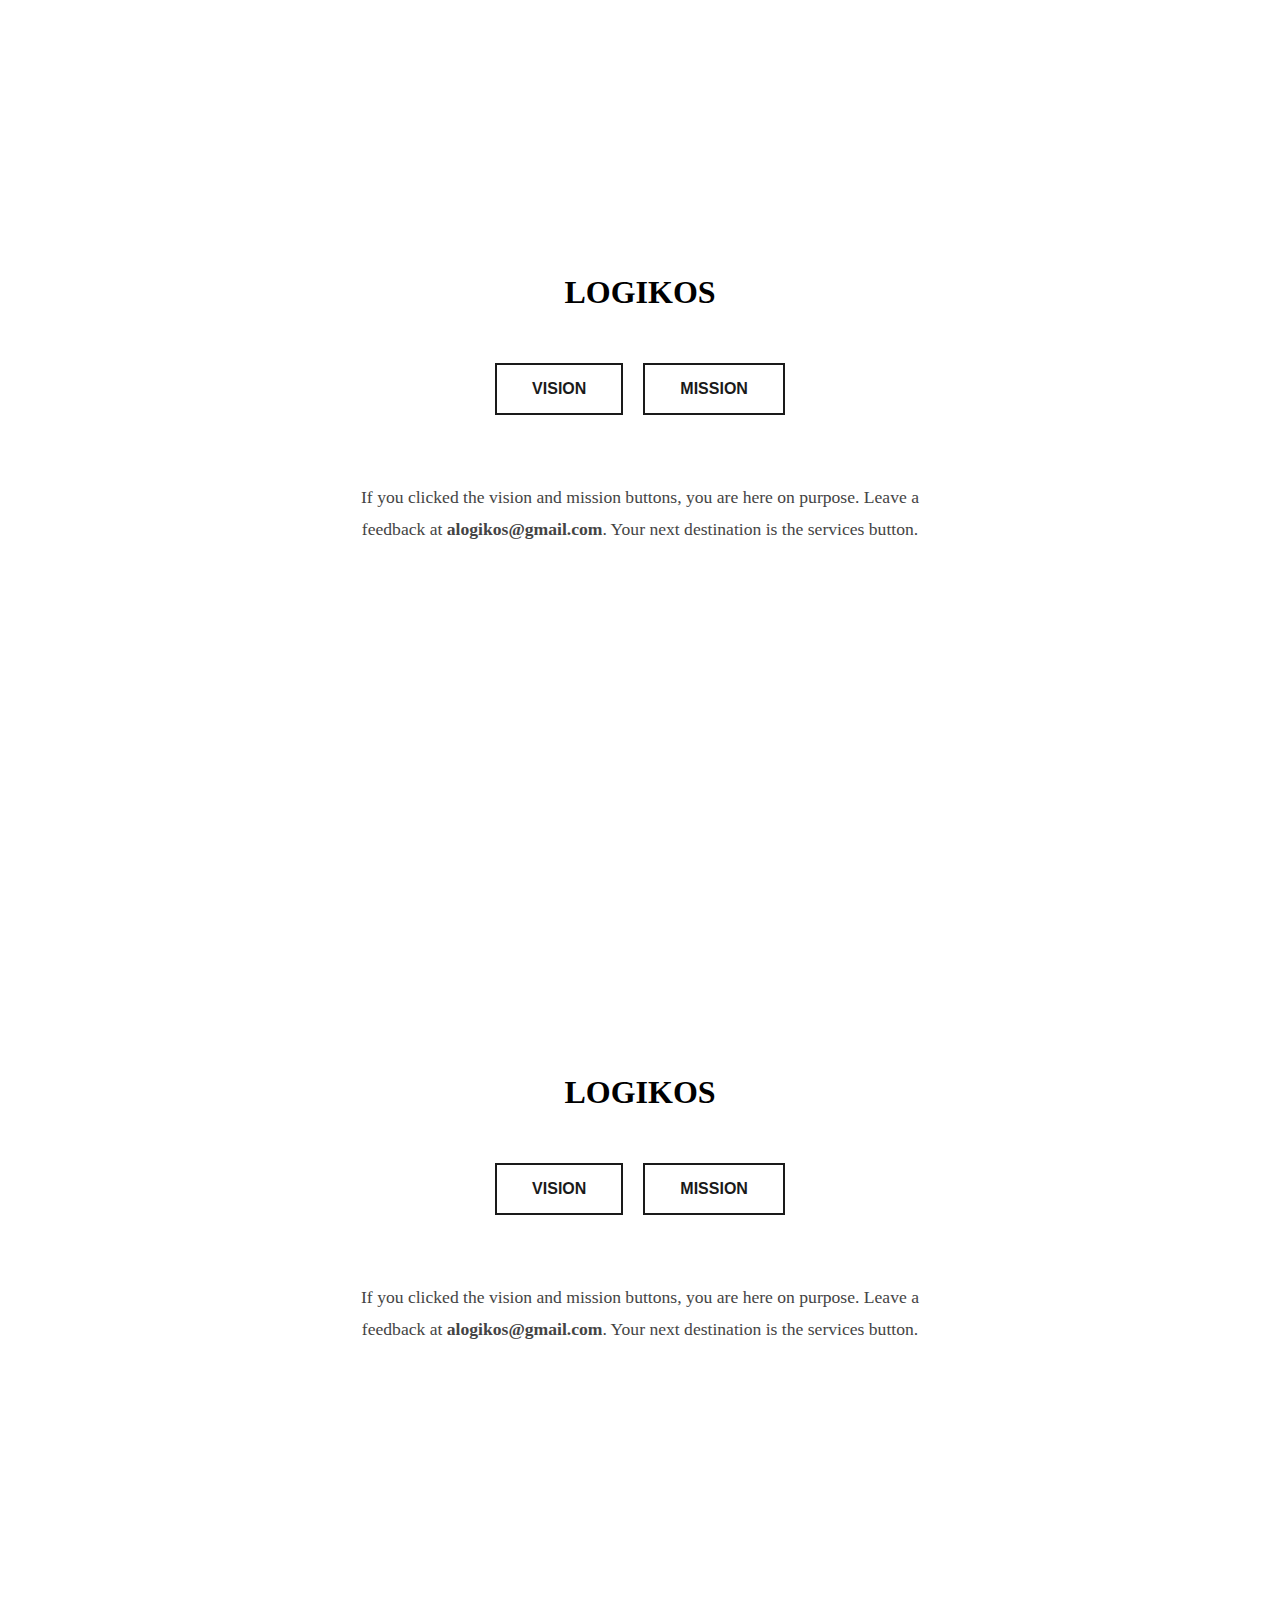
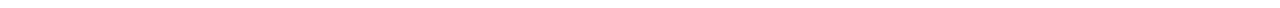
<file: index.html>
<!DOCTYPE html>
<html lang="en">
<head>
    <meta charset="UTF-8">
    <meta name="viewport" content="width=device-width, initial-scale=1.0">
    <title>Logikos | Simple is Sensible</title>
    <link rel="stylesheet" href="css/main.css">
    <style>
        body { 
            overflow: hidden; 
            height: 100vh;
        }
        
        .hero-section {
            display: flex;
            flex-direction: column;
            justify-content: center;
            align-items: center;
            height: calc(100vh - 140px);
            text-align: center;
            padding: 20px;
        }

        .vision-mission-container {
            display: flex;
            gap: 20px;
            margin: 30px 0;
        }

        .btn-box {
            padding: 15px 35px;
            border: 2px solid #1a1a1a;
            background: #fff;
            color: #1a1a1a;
            font-weight: bold;
            font-size: 1rem;
            text-transform: uppercase;
            cursor: default; 
        }

        /* This is the section we need to ensure is updated */
        .about-us {
            max-width: 600px;
            margin-top: 20px;
            line-height: 1.8;
            font-size: 1.1rem;
            color: #444;
        }
        <style>
    /* ... existing styles ... */

    .vision-mission-container {
        display: flex;
        gap: 20px;
        margin: 30px 0;
    }

    .btn-box {
        padding: 15px 35px;
        border: 2px solid #1a1a1a;
        background: #ffffff;
        color: #1a1a1a;
        font-weight: bold;
        font-size: 1rem;
        text-transform: uppercase;
        cursor: pointer; /* Shows the hand icon */
        transition: all 0.1s ease; /* Makes the click feel snappy */
        user-select: none;
    }

    /* Hover effect: Subtle change to show it's interactive */
    .btn-box:hover {
        background: #f0f0f0;
    }

    /* THE "CLICK" BEHAVIOR: Moves the button down 2px to feel like a real press */
    .btn-box:active {
        transform: translateY(2px);
        background: #e0e0e0;
        box-shadow: inset 0 2px 4px rgba(0,0,0,0.1);
    }
</style>

<main class="hero-section">
    <h1>LOGIKOS</h1>
    
    <div class="vision-mission-container">
        <button class="btn-box">VISION</button>
        <button class="btn-box">MISSION</button>
    </div>

    <div class="about-us">
        <p>If you clicked the vision and mission buttons, you are here on purpose. Leave a feedback at <strong>alogikos@gmail.com</strong>. Your next destination is the services button.</p>
    </div>
</main>
    </style>
</head>
<body>

    <header id="global-header"></header>

    <main class="hero-section">
        <h1>LOGIKOS</h1>
        
        <div class="vision-mission-container">
            <button class="btn-box">VISION</button>
            <button class="btn-box">MISSION</button>
        </div>

        <div class="about-us">
            <p>If you clicked the vision and mission buttons, you are here on purpose. Leave a feedback at <strong>alogikos@gmail.com</strong>. Your next destination is the services button.</p>
        </div>
    </main>

    <footer id="global-footer"></footer>

    <script src="js/navigation.js"></script>
</body>
</html>
</file>
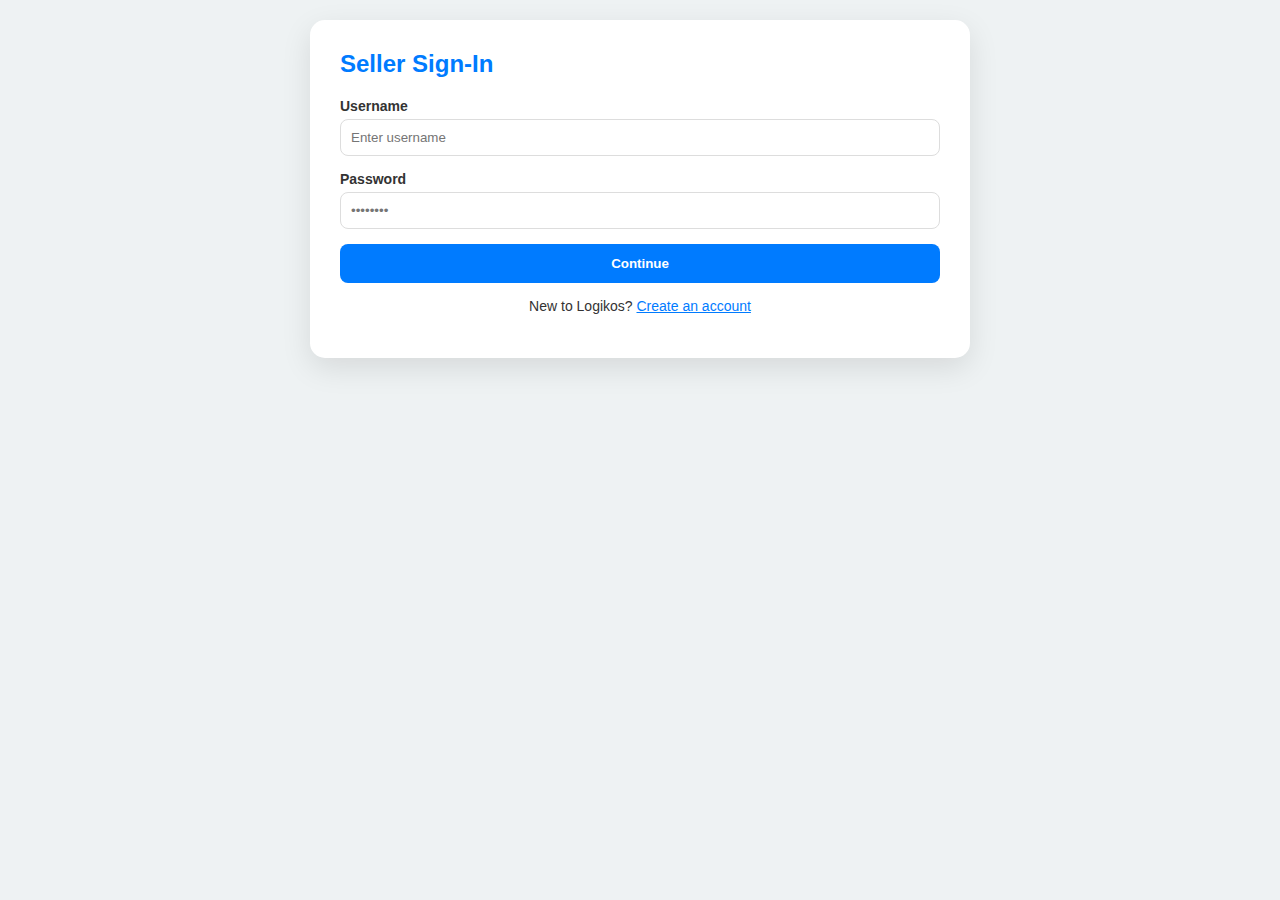
<file: seller.html>
<!DOCTYPE html>
<html lang="en">
<head>
    <meta charset="UTF-8">
    <meta name="viewport" content="width=device-width, initial-scale=1.0">
    <title>Seller Portal | Logikos</title>
    <style>
        :root { --primary: #007bff; --success: #28a745; --dark: #333; --light: #f8f9fa; }
        body { font-family: 'Segoe UI', sans-serif; background: #eef2f3; margin: 0; padding: 20px; color: var(--dark); }
        .container { max-width: 600px; margin: 0 auto; background: white; padding: 30px; border-radius: 15px; box-shadow: 0 10px 30px rgba(0,0,0,0.1); }
        .hidden { display: none; }
        h2 { margin-top: 0; color: var(--primary); }
        .form-group { margin-bottom: 15px; }
        label { display: block; margin-bottom: 5px; font-weight: 600; font-size: 14px; }
        input, select { width: 100%; padding: 10px; border: 1px solid #ddd; border-radius: 8px; box-sizing: border-box; }
        .btn { background: var(--primary); color: white; border: none; padding: 12px 20px; border-radius: 8px; cursor: pointer; width: 100%; font-weight: bold; }
        .btn-secondary { background: #6c757d; margin-top: 10px; }
        .material-card { background: var(--light); padding: 15px; border-radius: 10px; margin-top: 10px; border-left: 4px solid var(--primary); }
        .mat-row { display: flex; align-items: center; gap: 10px; margin-bottom: 10px; }
        .mat-row input[type="number"] { width: 100px; }
        .nav-toggle { text-align: center; margin-top: 15px; font-size: 14px; }
        .nav-toggle span { color: var(--primary); cursor: pointer; text-decoration: underline; }
    </style>
</head>
<body>

<div class="container">
    <div id="authView">
        <h2 id="authTitle">Seller Sign-In</h2>
        <div class="form-group">
            <label>Username</label>
            <input type="text" id="username" placeholder="Enter username">
        </div>
        <div id="signupOnly" class="hidden">
            <div class="form-group"><label>Company Name</label><input type="text" id="companyName"></div>
            <div class="form-group"><label>Email</label><input type="email" id="email"></div>
            <div class="form-group"><label>Contact</label><input type="text" id="contact"></div>
        </div>
        <div class="form-group">
            <label>Password</label>
            <input type="password" id="password" placeholder="••••••••">
        </div>
        <button class="btn" onclick="handleAuth()">Continue</button>
        <div class="nav-toggle">
            <p id="toggleMsg">New to Logikos? <span onclick="toggleAuth()">Create an account</span></p>
        </div>
    </div>

    <div id="dashboardView" class="hidden">
        <h2>Welcome, <span id="userDisplay">Seller</span></h2>
        <p>Manage your 3D printing fleet below.</p>
        <button class="btn" onclick="showPrinterForm()" style="background: var(--success);">+ Add New Printer</button>
    </div>

    <div id="printerView" class="hidden">
        <h2>Configure Printer</h2>
        <div class="form-group"><label>Printer Brand</label><input type="text" id="brand" placeholder="e.g. Creality"></div>
        <div class="form-group"><label>Model</label><input type="text" id="model" placeholder="e.g. Ender 3 V3"></div>
        
        <label>Material Pricing (INR per Gram)</label>
        <div class="material-card" id="materialList">
            <div class="mat-row">
                <input type="checkbox" class="mat-check" value="PLA"> <span>PLA</span>
                <input type="number" class="mat-price hidden" placeholder="₹/g">
            </div>
            <div class="mat-row">
                <input type="checkbox" class="mat-check" value="ABS"> <span>ABS</span>
                <input type="number" class="mat-price hidden" placeholder="₹/g">
            </div>
        </div>
        <button class="btn-secondary" style="padding:5px; width:auto; font-size:12px;" onclick="addCustomMaterial()">+ Add Other Material</button>

        <div class="form-group" style="margin-top:20px;"><label>Base Rate (₹)</label><input type="number" id="baseRate" value="0"></div>
        <div class="form-group"><label>Post Processing (₹)</label><input type="number" id="postProcess" value="0"></div>
        <div class="form-group"><label>Buffer/Other (₹)</label><input type="number" id="buffer" value="0"></div>
        
        <button class="btn" onclick="submitPrinter()">Save Printer Config</button>
        <button class="btn btn-secondary" onclick="showDashboard()">Back to Dashboard</button>
    </div>
</div>

<script>
    const SCRIPT_URL = "https://script.google.com/macros/s/AKfycbwXYsetVjYSuSJorTwuWs57B_6ZEWBbDusLaYfW6lrKnClO88EC1xMV8JpciCSblwWf/exec"; // Your V5 URL
    let isSignup = false;
    let sellerId = null;

    function toggleAuth() {
        isSignup = !isSignup;
        document.getElementById('signupOnly').classList.toggle('hidden');
        document.getElementById('authTitle').innerText = isSignup ? "Seller Sign-Up" : "Seller Sign-In";
        document.getElementById('toggleMsg').innerHTML = isSignup ? "Already have an account? <span onclick='toggleAuth()'>Sign In</span>" : "New to Logikos? <span onclick='toggleAuth()'>Create an account</span>";
    }

    // Material Checkbox Logic
    document.addEventListener('change', (e) => {
        if(e.target.classList.contains('mat-check')) {
            e.target.parentElement.querySelector('.mat-price').classList.toggle('hidden', !e.target.checked);
        }
    });

    async function handleAuth() {
        const payload = {
            action: isSignup ? "signup" : "signin",
            username: document.getElementById('username').value,
            password: document.getElementById('password').value,
            companyName: document.getElementById('companyName').value,
            email: document.getElementById('email').value,
            contact: document.getElementById('contact').value
        };

        // Use a hidden form style submission for GAS reliability
        const formData = new URLSearchParams();
        for (const key in payload) formData.append(key, payload[key]);

        const response = await fetch(SCRIPT_URL, {
            method: 'POST',
            mode: 'no-cors',
            body: formData
        });

        // Since no-cors doesn't return data, for prototype we assume success or 
        // in Step 3 we will add a secondary verification.
        alert("Authentication request sent. Proceeding to Dashboard...");
        showDashboard();
    }

    function addCustomMaterial() {
        const div = document.createElement('div');
        div.className = "mat-row";
        div.innerHTML = `<input type="text" placeholder="Material Name" class="custom-name" style="width:100px;"> 
                         <input type="checkbox" class="mat-check" checked> 
                         <input type="number" class="mat-price" placeholder="₹/g">`;
        document.getElementById('materialList').appendChild(div);
    }

    function showDashboard() {
        document.getElementById('authView').classList.add('hidden');
        document.getElementById('printerView').classList.add('hidden');
        document.getElementById('dashboardView').classList.remove('hidden');
    }

    function showPrinterForm() {
        document.getElementById('dashboardView').classList.add('hidden');
        document.getElementById('printerView').classList.remove('hidden');
    }

    async function submitPrinter() {
        const materials = [];
        document.querySelectorAll('.mat-row').forEach(row => {
            const check = row.querySelector('.mat-check');
            if(check && check.checked) {
                const name = row.querySelector('span') ? row.querySelector('span').innerText : row.querySelector('.custom-name').value;
                materials.push({ name: name, cost: row.querySelector('.mat-price').value });
            }
        });

        const payload = {
            action: "addPrinter",
            sellerId: "VND_TEMP", // We will link this properly in the final step
            brand: document.getElementById('brand').value,
            model: document.getElementById('model').value,
            baseRate: document.getElementById('baseRate').value,
            postProcess: document.getElementById('postProcess').value,
            buffer: document.getElementById('buffer').value,
            materials: JSON.stringify(materials)
        };

        const formData = new URLSearchParams();
        for (const key in payload) formData.append(key, payload[key]);

        await fetch(SCRIPT_URL, { method: 'POST', mode: 'no-cors', body: formData });
        alert("Printer settings saved!");
        showDashboard();
    }
</script>

</body>
</html>
</file>
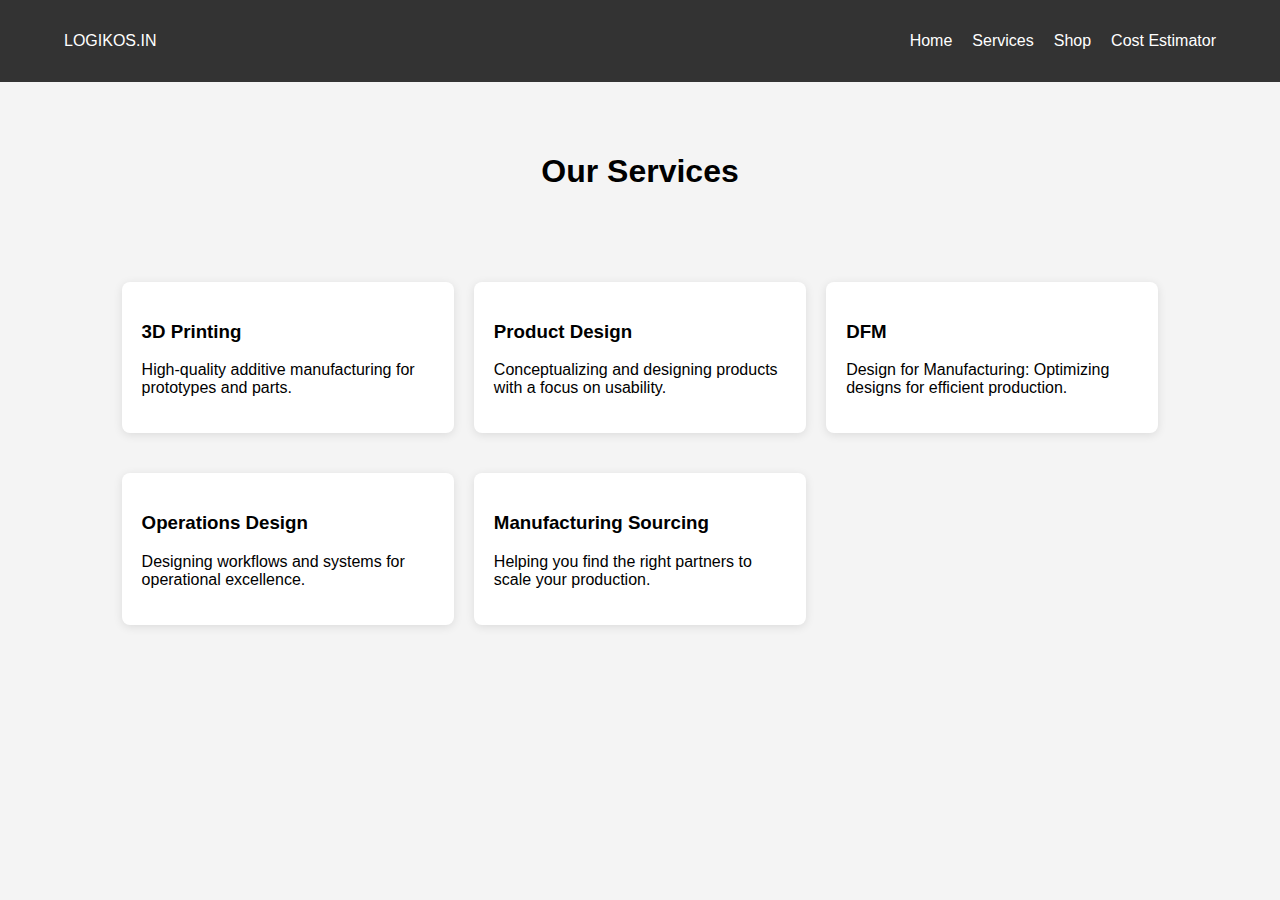
<file: services.html>
<!DOCTYPE html>
<html lang="en">
<head>
    <meta charset="UTF-8">
    <title>Services | Logikos.in</title>
    <link rel="stylesheet" href="style.css">
</head>
<body>
    <nav>
        <div class="logo">LOGIKOS.IN</div>
        <ul><li><a href="index.html">Home</a></li><li><a href="services.html">Services</a></li><li><a href="shop.html">Shop</a></li><li><a href="calculator.html">Cost Estimator</a></li></ul>
    </nav>

    <div class="container">
        <h1 style="text-align:center;">Our Services</h1>
        <div class="product-grid">
            <div class="card"><h3>3D Printing</h3><p>High-quality additive manufacturing for prototypes and parts.</p></div>
            <div class="card"><h3>Product Design</h3><p>Conceptualizing and designing products with a focus on usability.</p></div>
            <div class="card"><h3>DFM</h3><p>Design for Manufacturing: Optimizing designs for efficient production.</p></div>
            <div class="card"><h3>Operations Design</h3><p>Designing workflows and systems for operational excellence.</p></div>
            <div class="card"><h3>Manufacturing Sourcing</h3><p>Helping you find the right partners to scale your production.</p></div>
        </div>
    </div>
</body>
</html>
</file>
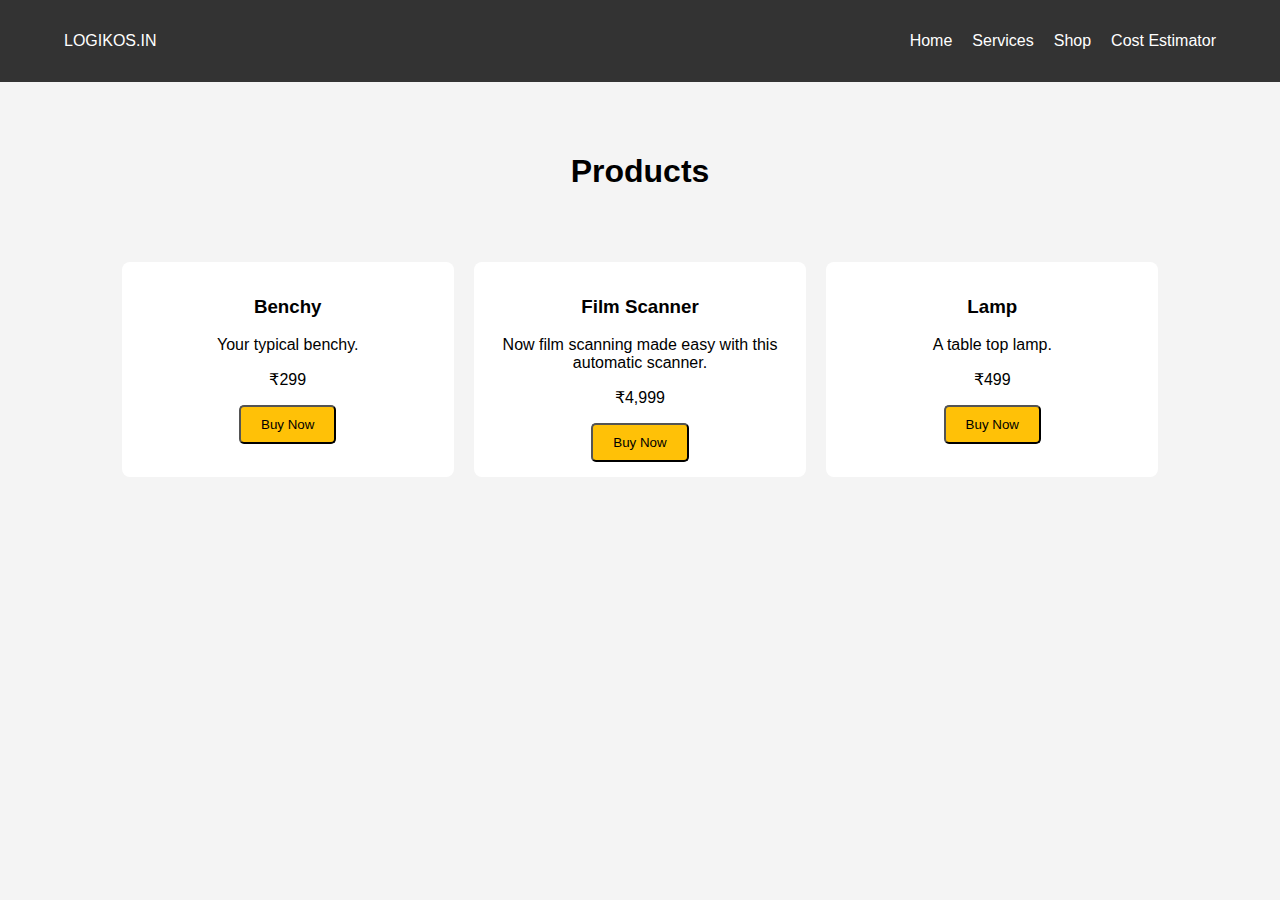
<file: shop.html>
<!DOCTYPE html>
<html lang="en">
<head>
    <meta charset="UTF-8">
    <title>Shop | Logikos.in</title>
    <link rel="stylesheet" href="style.css">
</head>
<body>
    <nav><div class="logo">LOGIKOS.IN</div><ul><li><a href="index.html">Home</a></li><li><a href="services.html">Services</a></li><li><a href="shop.html">Shop</a></li><li><a href="calculator.html">Cost Estimator</a></li></ul></nav>

    <div class="container">
        <h1 style="text-align:center;">Products</h1>
        <div class="product-grid">
            <div class="product-card">
                <h3>Benchy</h3>
                <p>Your typical benchy.</p>
                <p class="price">₹299</p>
                <button class="btn">Buy Now</button>
            </div>
            <div class="product-card">
                <h3>Film Scanner</h3>
                <p>Now film scanning made easy with this automatic scanner.</p>
                <p class="price">₹4,999</p>
                <button class="btn">Buy Now</button>
            </div>
            <div class="product-card">
                <h3>Lamp</h3>
                <p>A table top lamp.</p>
                <p class="price">₹499</p>
                <button class="btn">Buy Now</button>
            </div>
        </div>
    </div>
</body>
</html>
</file>
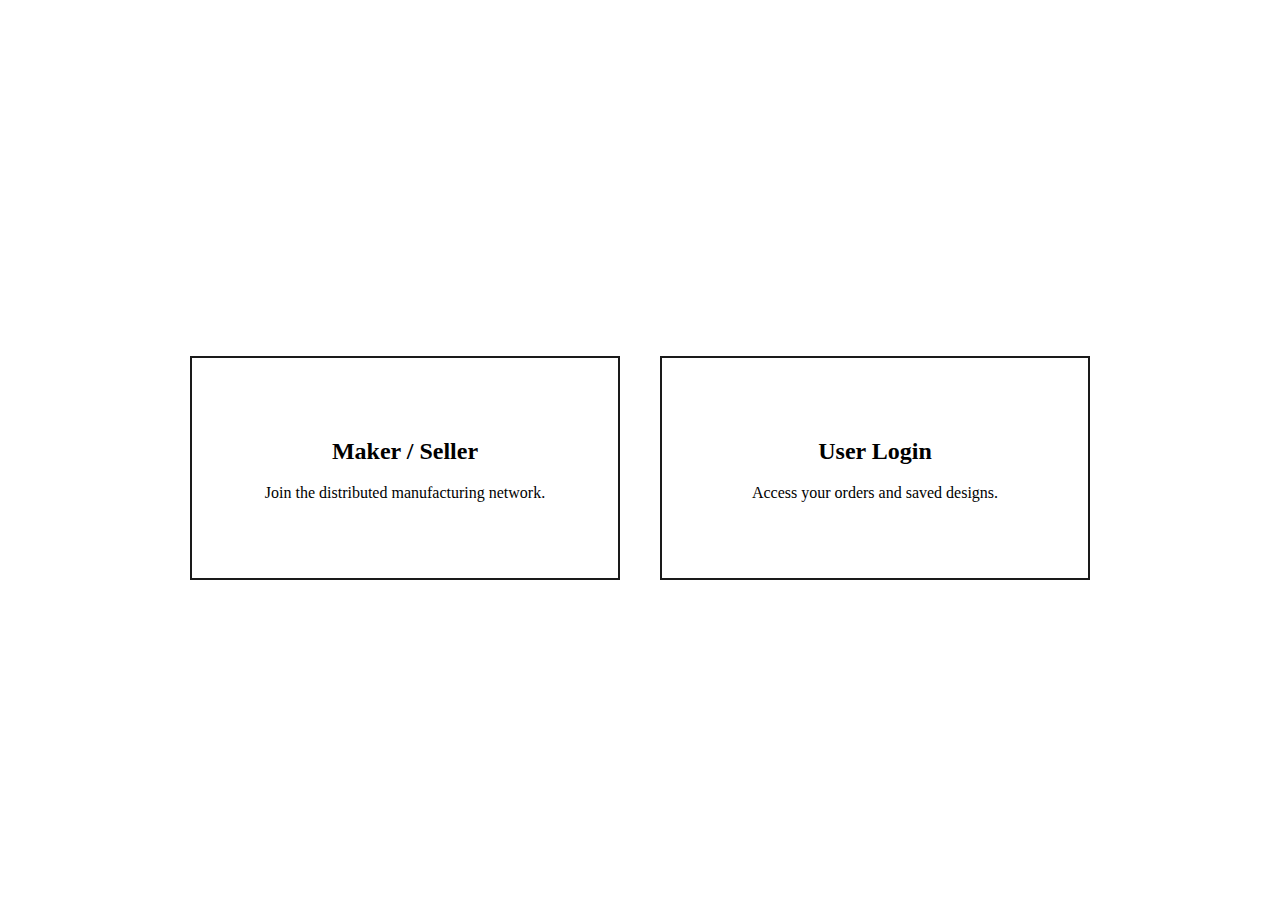
<file: pages/community.html>
<!DOCTYPE html>
<html lang="en">
<head>
    <meta name="referrer" content="strict-origin-when-cross-origin">
    <meta charset="UTF-8">
    <meta name="viewport" content="width=device-width, initial-scale=1.0">
    <title>Community | Logikos</title>
    <meta name="google-signin-client_id" content="358722822690-mq80rnmjvdva4s187hpk14i2er6cp7mn.apps.googleusercontent.com">
    <link rel="stylesheet" href="../css/main.css">
    <script src="https://accounts.google.com/gsi/client" async defer></script>
    <style>
        body, html { height: 100%; overflow: hidden; background: #fff; }
        .community-wrapper { margin-top: 80px; height: calc(100vh - 140px); display: flex; justify-content: center; align-items: center; position: relative; }
        .gateway-grid { display: grid; grid-template-columns: 1fr 1fr; gap: 40px; width: 100%; max-width: 900px; }
        .choice-card { border: 2px solid #1a1a1a; padding: 60px 40px; text-align: center; cursor: pointer; transition: 0.3s; }
        .choice-card:hover { background: #1a1a1a; color: white; }
        #auth-form-container { display: none; width: 100%; max-width: 400px; border: 2px solid #1a1a1a; padding: 40px; background: #fff; text-align: center; }
        .auth-input { width: 100%; padding: 12px; border: 1px solid #ccc; margin-bottom: 10px; box-sizing: border-box; }
        .signup-only { display: none; }
        #welcome-screen { display: none; text-align: center; width: 100%; max-width: 900px; position: relative; }
        .card-row { display: grid; grid-template-columns: repeat(3, 1fr); gap: 30px; margin-top: 40px; }
        .action-card { border: 2px solid #1a1a1a; padding: 60px 20px; font-weight: bold; font-size: 1.2rem; cursor: pointer; transition: 0.2s; background: #fff; }
        .action-card:hover { background: #1a1a1a; color: #fff; }
        #crosshair-system { width: 100%; height: 100%; display: none; position: relative; overflow: hidden; }
        .axis { position: absolute; background: #000; transition: all 0.6s cubic-bezier(0.4, 0, 0.2, 1); }
        .v-axis { width: 4px; height: 80%; left: 50%; top: 10%; transform: translateX(-50%); }
        .h-axis { height: 4px; width: 80%; top: 50%; left: 10%; transform: translateY(-50%); }
        .center-dot { position: absolute; width: 12px; height: 12px; background: red; border-radius: 50%; left: 50%; top: 50%; transform: translate(-50%, -50%); z-index: 10; transition: all 0.6s cubic-bezier(0.4, 0, 0.2, 1); }
        .quadrant { position: absolute; width: 40%; height: 40%; display: flex; align-items: center; justify-content: center; cursor: pointer; font-weight: bold; font-size: 1.5rem; transition: 0.3s; }
        .quadrant:hover { color: #888; }
        .q1 { top: 5%; right: 5%; } .q2 { top: 5%; left: 5%; } .q3 { bottom: 5%; left: 5%; } .q4 { bottom: 5%; right: 5%; }
        #quad-content { position: absolute; display: none; padding: 40px; max-width: 500px; transition: 0.5s; }
        .move-q1 .v-axis { left: 10%; height: 30%; } .move-q1 .h-axis { top: 90%; width: 30%; } .move-q1 .center-dot { left: 10%; top: 90%; }
        .move-q2 .v-axis { left: 90%; height: 30%; } .move-q2 .h-axis { top: 90%; width: 30%; } .move-q2 .center-dot { left: 90%; top: 90%; }
        .move-q3 .v-axis { left: 90%; height: 30%; } .move-q3 .h-axis { top: 10%; width: 30%; } .move-q3 .center-dot { left: 90%; top: 10%; }
        .move-q4 .v-axis { left: 10%; height: 30%; } .move-q4 .h-axis { top: 10%; width: 30%; } .move-q4 .center-dot { left: 10%; top: 10%; }
    </style>
</head>
<body>
    <header id="global-header"></header>
    <div class="community-wrapper">
        <div id="choice-view" class="gateway-grid">
            <div class="choice-card" onclick="showForm('seller')"><h2>Maker / Seller</h2><p>Join the distributed manufacturing network.</p></div>
            <div class="choice-card" onclick="showForm('user')"><h2>User Login</h2><p>Access your orders and saved designs.</p></div>
        </div>
        <div id="auth-form-container">
            <h2 id="form-title">Authentication</h2>
            <div id="custom-fields" style="margin-top:15px;">
                <input type="text" id="reg-name" placeholder="Full Name" class="auth-input signup-only">
                <input type="email" id="reg-email" placeholder="Email Address" class="auth-input">
                <input type="password" id="reg-pass" placeholder="Password" class="auth-input">
                <input type="text" id="reg-city" placeholder="City" class="auth-input signup-only">
                <select id="reg-type" class="auth-input signup-only" style="width:100%; margin-bottom:10px; padding:12px; border: 1px solid #ccc;">
                    <option value="">Select Type</option>
                    <option value="Personal">Personal</option>
                    <option value="Professional">Professional</option>
                </select>
            </div>
            <button class="action-card" id="main-auth-btn" style="width:100%; padding:12px; margin-bottom:15px;" onclick="handleCustomAuth()">CONTINUE</button>
            <div style="border-top: 1px solid #eee; padding-top:15px;">
                <p style="font-size:0.7rem; color:#888; margin-bottom:10px;">OR USE</p>
                <div id="g_id_onload" data-client_id="358722822690-mq80rnmjvdva4s187hpk14i2er6cp7mn.apps.googleusercontent.com" data-callback="handleGoogleAuth"></div>
                <div class="g_id_signin" data-type="standard" style="display: flex; justify-content: center;"></div>
            </div>
            <p onclick="location.reload()" style="cursor:pointer; margin-top:20px; text-decoration:underline; font-size:0.8rem;">Back to choices</p>
        </div>
        <section id="welcome-screen">
            <div style="position: absolute; top: -40px; right: 0;"><button class="btn-select" style="width: auto; padding: 5px 15px; font-size: 0.7rem; border-color: #ccc; color: #888;" onclick="submitLogout()">SIGN OUT</button></div>
            <h1>Welcome to the Logikos.in community, <br><span id="display-name" style="color: #666;">Member</span></h1>
            <p id="display-id" style="font-size: 0.8rem; letter-spacing: 1px; color: #999; margin-top: 5px;"></p>
            <p style="margin-top: 20px;">What are you feeling today?</p>
            <div class="card-row">
                <button class="action-card" onclick="initCrosshair()">DESIGN</button>
                <button class="action-card" onclick="initCrosshair()">MAKE</button>
                <button class="action-card" onclick="initCrosshair()">MANAGE</button>
            </div>
        </section>
        <section id="crosshair-system">
            <div class="v-axis axis"></div><div class="h-axis axis"></div><div class="center-dot"></div>
            <div class="quadrant q1" onclick="focusQuad(1, 'INNOVATE', 'Exploring positive-positive growth and new design iterations.')">Q1: INNOVATE</div>
            <div class="quadrant q2" onclick="focusQuad(2, 'ANALYZE', 'Critical negative-positive assessment of current constraints.')">Q2: ANALYZE</div>
            <div class="quadrant q3" onclick="focusQuad(3, 'STABILIZE', 'Addressing core fundamentals in the negative-negative zone.')">Q3: STABILIZE</div>
            <div class="quadrant q4" onclick="focusQuad(4, 'PRODUCE', 'Positive output generation through optimized manufacturing.')">Q4: PRODUCE</div>
            <div id="quad-content"><h2 id="q-title" style="font-size: 2.5rem; margin-bottom: 20px;">TITLE</h2><p id="q-desc" style="line-height: 1.6; font-size: 1.1rem;">Description goes here.</p><button class="action-card" style="margin-top: 30px; width: auto; padding: 10px 30px; font-size: 1rem;" onclick="resetCrosshair()">BACK</button></div>
        </section>
    </div>
    <footer id="global-footer"></footer>
    <script src="../js/navigation.js"></script>
    <script>
        const API_URL = "https://script.google.com/macros/s/AKfycby9w4ivhaGU3uGdr9PtwEsSe8xZEXVPZBqV8JPHXBKrvdbMIPS1zvN4E5WwNRpRRcr9/exec";
        let authMode = 'SIGN_UP'; 
        function showForm(mode) {
            authMode = (mode === 'seller') ? 'SIGN_UP' : 'SIGN_IN';
            document.getElementById('choice-view').style.display = 'none';
            document.getElementById('auth-form-container').style.display = 'block';
            document.getElementById('form-title').innerText = (authMode === 'SIGN_UP') ? "Maker Registration" : "User Login";
            document.getElementById('main-auth-btn').innerText = (authMode === 'SIGN_UP') ? "CREATE ACCOUNT" : "SIGN IN";
            const signupFields = document.querySelectorAll('.signup-only');
            signupFields.forEach(el => el.style.display = (authMode === 'SIGN_UP' ? 'block' : 'none'));
        }
        async function handleCustomAuth() {
            const email = document.getElementById('reg-email').value;
            const pass = document.getElementById('reg-pass').value;
            if(!email.includes('@')) { alert("Valid email required"); return; }
            const payload = {
                action: "SIGN_UP_OR_IN", mode: authMode, isGoogle: false, email: email, password: pass,
                name: document.getElementById('reg-name').value, city: document.getElementById('reg-city').value, type: document.getElementById('reg-type').value
            };
            await callBackend(payload);
        }
        async function handleGoogleAuth(response) {
            const user = parseJwt(response.credential);
            let payload = { action: "SIGN_UP_OR_IN", mode: authMode, isGoogle: true, email: user.email, name: user.name };
            if (authMode === 'SIGN_UP') {
                const city = prompt("Please enter your City:");
                const type = prompt("Account Type (Personal or Professional):");
                if (!city || !type) { alert("City and Type are required."); return; }
                payload.city = city; payload.type = type;
            }
            await callBackend(payload);
        }
        async function callBackend(payload) {
            try {
                const res = await fetch(API_URL, { method: 'POST', body: JSON.stringify(payload) });
                const result = await res.json();
                if (result.status === "success") {
                    sessionStorage.setItem('userId', result.userId);
                    sessionStorage.setItem('userEmail', result.email);
                    sessionStorage.setItem('userName', result.name || "Member");
                    showWelcome();
                } else { alert(result.message); }
            } catch (e) { alert("Backend Error. Check deployment."); }
        }
        function showWelcome() {
            document.getElementById('auth-form-container').style.display = 'none';
            document.getElementById('welcome-screen').style.display = 'block';
            document.getElementById('display-name').innerText = sessionStorage.getItem('userName');
            document.getElementById('display-id').innerText = "ID: " + sessionStorage.getItem('userId');
            history.pushState({view: 'welcome'}, ""); 
        }
        async function submitLogout() {
            const payload = { action: "LOGOUT", userId: sessionStorage.getItem('userId') };
            fetch(API_URL, { method: 'POST', body: JSON.stringify(payload) });
            sessionStorage.clear(); location.reload();
        }
        function initCrosshair() { document.getElementById('welcome-screen').style.display = 'none'; document.getElementById('crosshair-system').style.display = 'block'; history.pushState({view: 'crosshair'}, ""); }
        function focusQuad(num, title, desc) {
            const system = document.getElementById('crosshair-system'); const content = document.getElementById('quad-content');
            system.className = 'move-q' + num; document.querySelectorAll('.quadrant').forEach(q => q.style.display = 'none');
            content.style.display = 'block'; document.getElementById('q-title').innerText = title; document.getElementById('q-desc').innerText = desc;
            content.style.top = (num === 1 || num === 2) ? "10%" : "auto"; content.style.bottom = (num === 3 || num === 4) ? "10%" : "auto";
            content.style.left = (num === 1 || num === 4) ? "20%" : "auto"; content.style.right = (num === 2 || num === 3) ? "20%" : "auto";
            content.style.textAlign = (num === 1 || num === 4) ? "left" : "right";
        }
        function resetCrosshair() {
            const system = document.getElementById('crosshair-system'); const content = document.getElementById('quad-content'); const welcome = document.getElementById('welcome-screen');
            if (content.style.display === 'block') { system.className = ''; content.style.display = 'none'; document.querySelectorAll('.quadrant').forEach(q => q.style.display = 'flex'); }
            else { system.style.display = 'none'; welcome.style.display = 'block'; }
        }
        window.onpopstate = function(event) {
            document.querySelectorAll('#welcome-screen, #crosshair-system, #choice-view, #auth-form-container').forEach(d => d.style.display = 'none');
            if (event.state && event.state.view === 'crosshair') { document.getElementById('crosshair-system').style.display = 'block'; }
            else if (event.state && event.state.view === 'welcome') { document.getElementById('welcome-screen').style.display = 'block'; }
            else { document.getElementById('choice-view').style.display = 'grid'; }
        };
        function parseJwt(token) {
            var base64Url = token.split('.')[1]; var base64 = base64Url.replace(/-/g, '+').replace(/_/g, '/');
            var jsonPayload = decodeURIComponent(window.atob(base64).split('').map(function(c) { return '%' + ('00' + c.charCodeAt(0).toString(16)).slice(-2); }).join(''));
            return JSON.parse(jsonPayload);
        };
    </script>
</body>
</html>
</file>
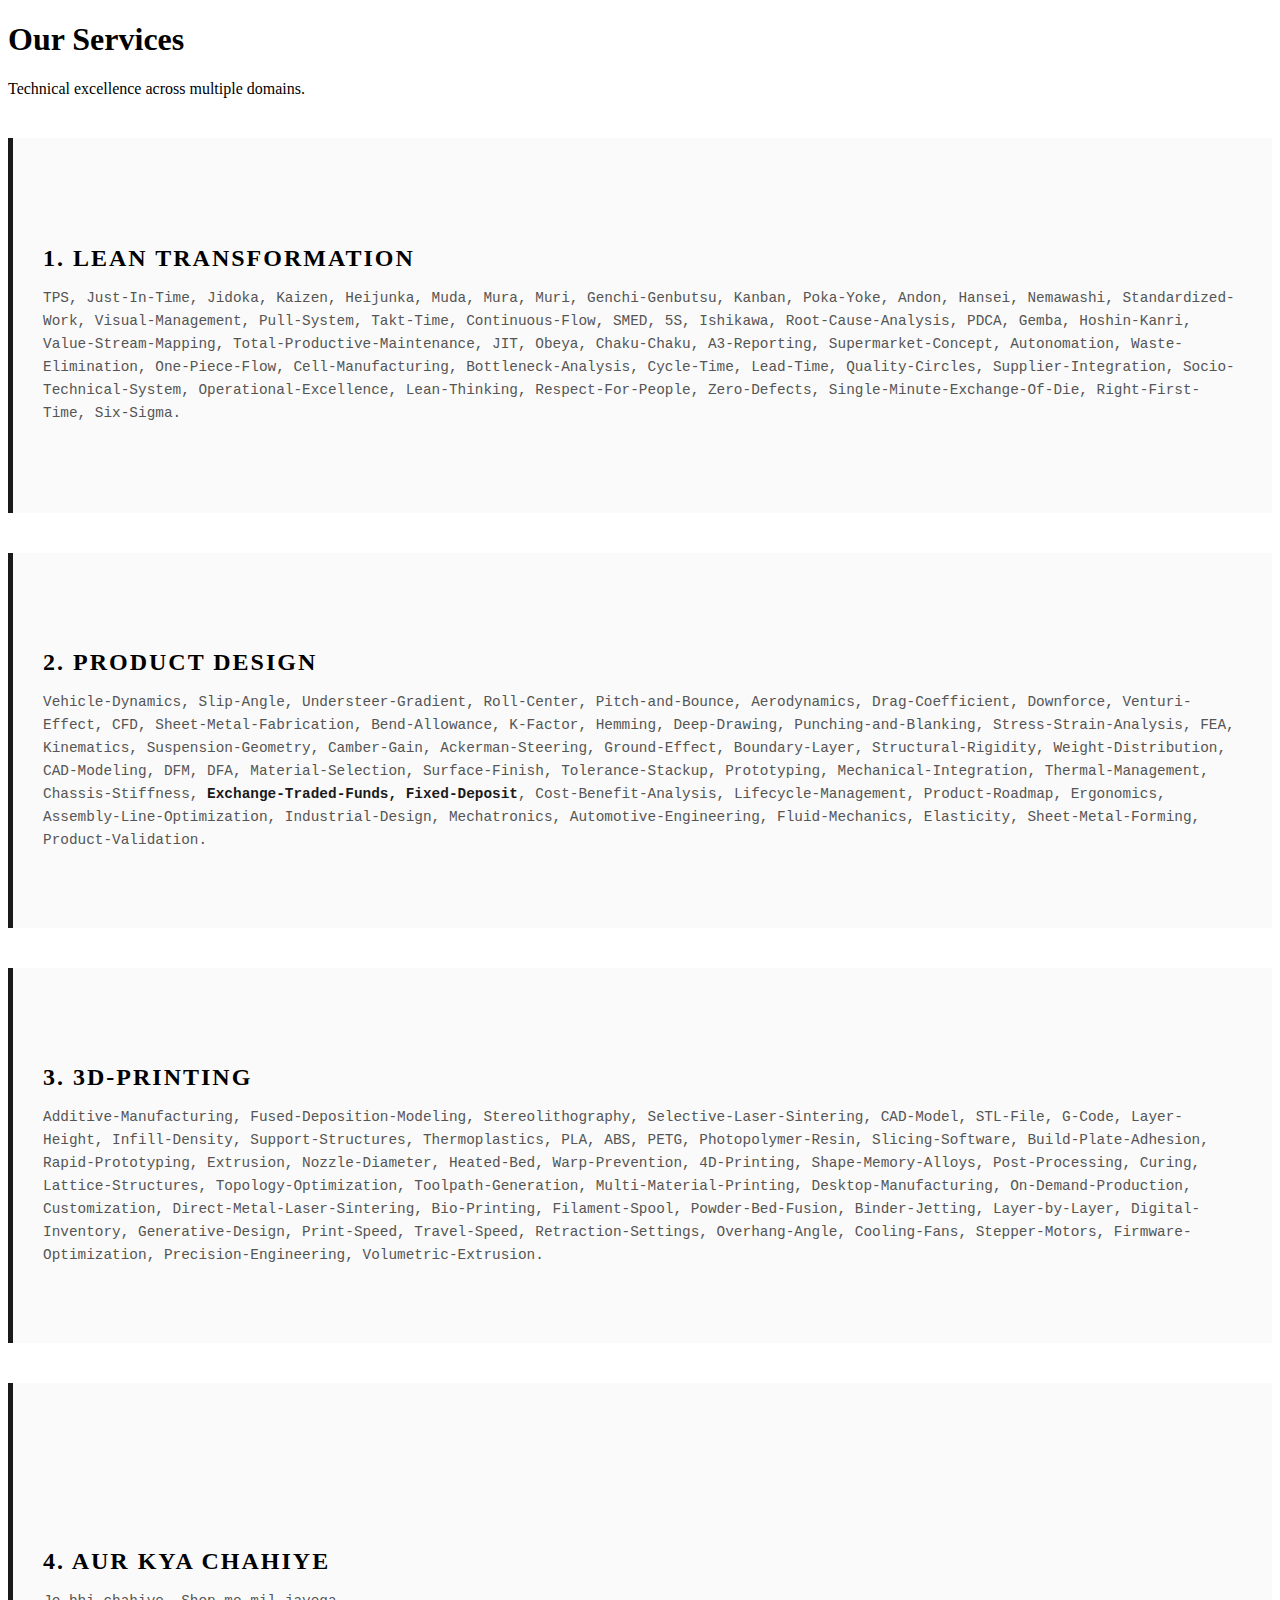
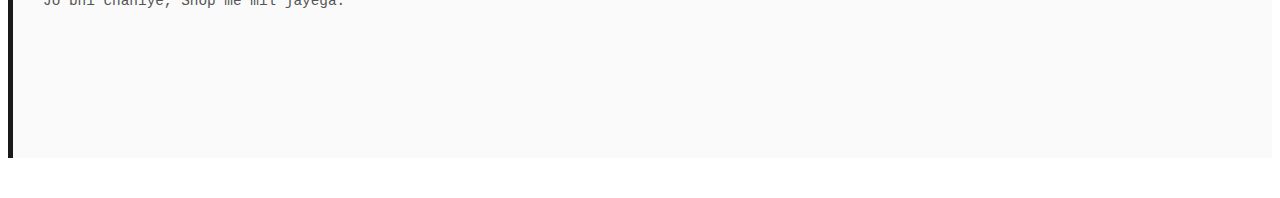
<file: pages/services.html>
<!DOCTYPE html>
<html lang="en">
<head>
    <meta charset="UTF-8">
    <meta name="viewport" content="width=device-width, initial-scale=1.0">
    <title>Services | Logikos</title>
    <link rel="stylesheet" href="../css/main.css">
    <style>
        /* Each card takes 35% of the screen height to force scrolling for the 4th item */
        .service-card {
            min-height: 35vh;
            margin-bottom: 40px;
            padding: 30px;
            border-left: 5px solid #1a1a1a;
            background: #fafafa;
            display: flex;
            flex-direction: column;
            justify-content: center;
        }

        .service-card h2 {
            margin-bottom: 15px;
            text-transform: uppercase;
            letter-spacing: 2px;
        }

        .service-desc {
            font-family: "Courier New", Courier, monospace;
            font-size: 0.9rem;
            color: #555;
            line-height: 1.6;
        }

        .highlight { color: #1a1a1a; font-weight: bold; }
    </style>
</head>
<body>

    <header id="global-header"></header>

    <main>
        <h1>Our Services</h1>
        <p style="margin-bottom: 40px;">Technical excellence across multiple domains.</p>

        <div class="service-card">
            <h2>1. Lean Transformation</h2>
            <div class="service-desc">
                TPS, Just-In-Time, Jidoka, Kaizen, Heijunka, Muda, Mura, Muri, Genchi-Genbutsu, Kanban, Poka-Yoke, Andon, Hansei, Nemawashi, Standardized-Work, Visual-Management, Pull-System, Takt-Time, Continuous-Flow, SMED, 5S, Ishikawa, Root-Cause-Analysis, PDCA, Gemba, Hoshin-Kanri, Value-Stream-Mapping, Total-Productive-Maintenance, JIT, Obeya, Chaku-Chaku, A3-Reporting, Supermarket-Concept, Autonomation, Waste-Elimination, One-Piece-Flow, Cell-Manufacturing, Bottleneck-Analysis, Cycle-Time, Lead-Time, Quality-Circles, Supplier-Integration, Socio-Technical-System, Operational-Excellence, Lean-Thinking, Respect-For-People, Zero-Defects, Single-Minute-Exchange-Of-Die, Right-First-Time, Six-Sigma.
            </div>
        </div>

        <div class="service-card">
            <h2>2. Product Design</h2>
            <div class="service-desc">
                Vehicle-Dynamics, Slip-Angle, Understeer-Gradient, Roll-Center, Pitch-and-Bounce, Aerodynamics, Drag-Coefficient, Downforce, Venturi-Effect, CFD, Sheet-Metal-Fabrication, Bend-Allowance, K-Factor, Hemming, Deep-Drawing, Punching-and-Blanking, Stress-Strain-Analysis, FEA, Kinematics, Suspension-Geometry, Camber-Gain, Ackerman-Steering, Ground-Effect, Boundary-Layer, Structural-Rigidity, Weight-Distribution, CAD-Modeling, DFM, DFA, Material-Selection, Surface-Finish, Tolerance-Stackup, Prototyping, Mechanical-Integration, Thermal-Management, Chassis-Stiffness, <span class="highlight">Exchange-Traded-Funds, Fixed-Deposit</span>, Cost-Benefit-Analysis, Lifecycle-Management, Product-Roadmap, Ergonomics, Assembly-Line-Optimization, Industrial-Design, Mechatronics, Automotive-Engineering, Fluid-Mechanics, Elasticity, Sheet-Metal-Forming, Product-Validation.
            </div>
        </div>

        <div class="service-card">
            <h2>3. 3D-Printing</h2>
            <div class="service-desc">
                Additive-Manufacturing, Fused-Deposition-Modeling, Stereolithography, Selective-Laser-Sintering, CAD-Model, STL-File, G-Code, Layer-Height, Infill-Density, Support-Structures, Thermoplastics, PLA, ABS, PETG, Photopolymer-Resin, Slicing-Software, Build-Plate-Adhesion, Rapid-Prototyping, Extrusion, Nozzle-Diameter, Heated-Bed, Warp-Prevention, 4D-Printing, Shape-Memory-Alloys, Post-Processing, Curing, Lattice-Structures, Topology-Optimization, Toolpath-Generation, Multi-Material-Printing, Desktop-Manufacturing, On-Demand-Production, Customization, Direct-Metal-Laser-Sintering, Bio-Printing, Filament-Spool, Powder-Bed-Fusion, Binder-Jetting, Layer-by-Layer, Digital-Inventory, Generative-Design, Print-Speed, Travel-Speed, Retraction-Settings, Overhang-Angle, Cooling-Fans, Stepper-Motors, Firmware-Optimization, Precision-Engineering, Volumetric-Extrusion.
            </div>
        </div>

        <div class="service-card">
            <h2>4. Aur kya chahiye</h2>
            <div class="service-desc">
                Jo bhi chahiye, Shop me mil jayega.
            </div>
        </div>
    </main>

    <footer id="global-footer"></footer>

    <script src="../js/navigation.js"></script>
</body>
</html>
</file>
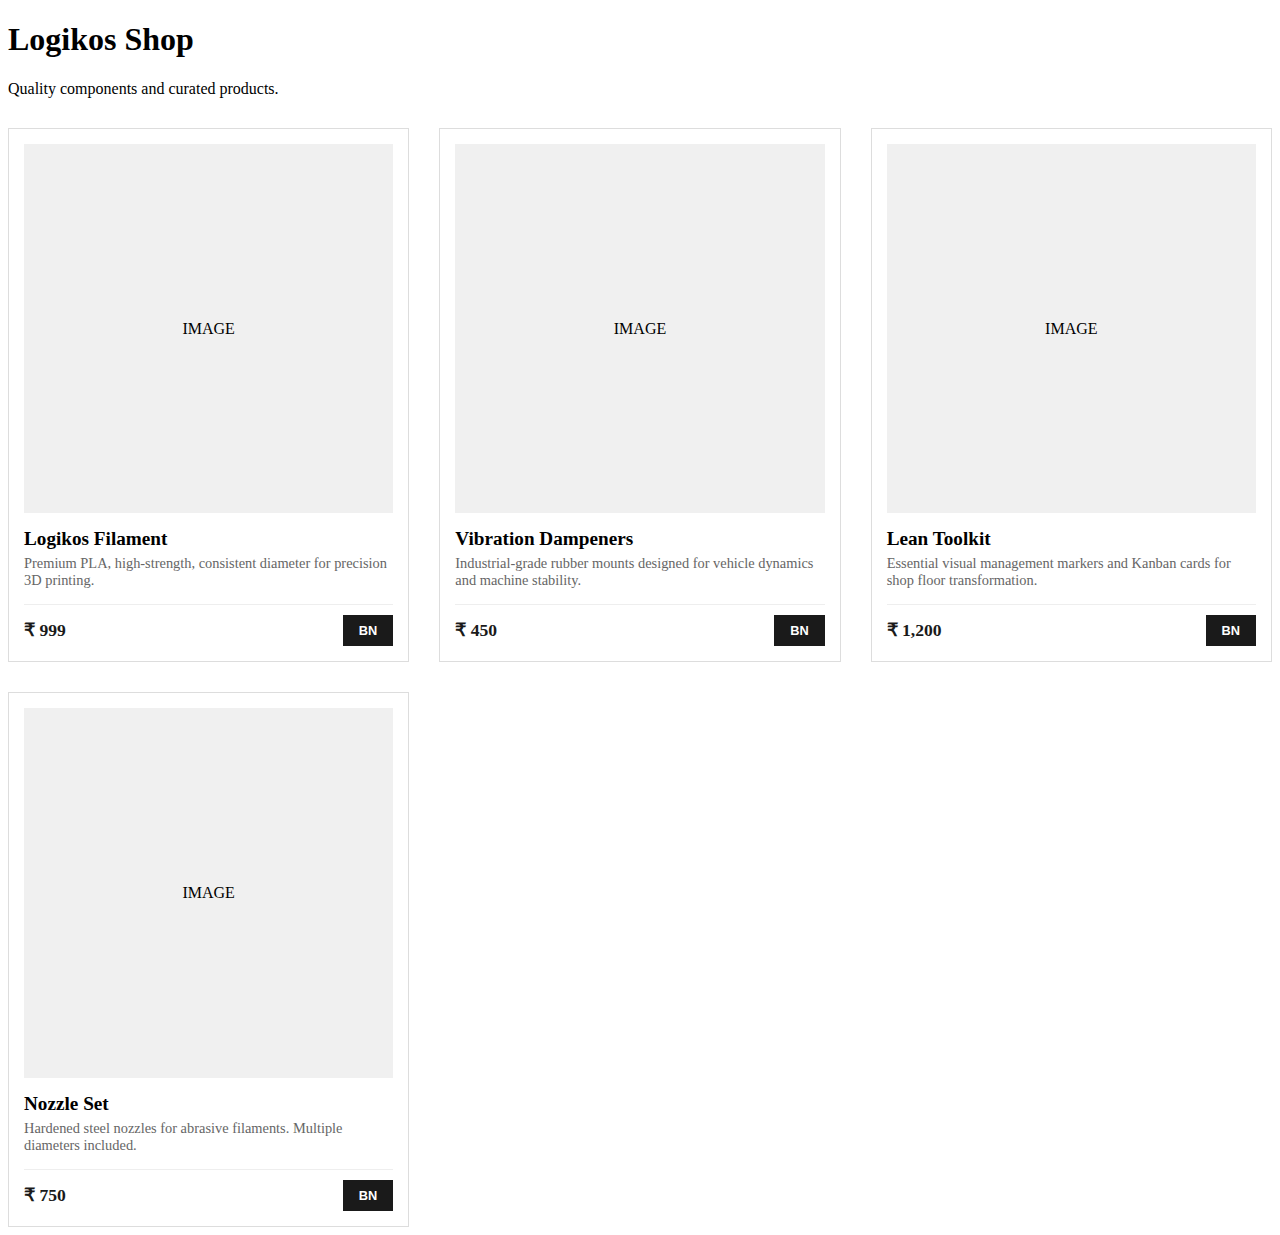
<file: pages/shop.html>
<!DOCTYPE html>
<html lang="en">
<head>
    <meta charset="UTF-8">
    <meta name="viewport" content="width=device-width, initial-scale=1.0">
    <title>Shop | Logikos</title>
    <link rel="stylesheet" href="../css/main.css">
    <style>
        /* Product Grid Container */
        .shop-grid {
            display: grid;
            grid-template-columns: repeat(3, 1fr); /* Exactly 3 products per row */
            gap: 30px;
            margin-top: 30px;
        }

        /* Product Card Styling */
        .product-card {
            border: 1px solid #ddd;
            padding: 15px;
            display: flex;
            flex-direction: column;
            transition: transform 0.2s;
            background: #fff;
        }

        .product-card:hover {
            transform: translateY(-5px);
            box-shadow: 0 5px 15px rgba(0,0,0,0.1);
        }

        .product-image {
            width: 100%;
            aspect-ratio: 1 / 1; /* Forces square shape from drawing */
            background-color: #f0f0f0;
            display: flex;
            align-items: center;
            justify-content: center;
            margin-bottom: 15px;
            overflow: hidden;
        }

        .product-image img {
            max-width: 100%;
            height: auto;
        }

        .product-name {
            font-weight: bold;
            font-size: 1.2rem;
            margin-bottom: 5px;
        }

        .product-desc {
            font-size: 0.9rem;
            color: #666;
            margin-bottom: 15px;
            flex-grow: 1; /* Ensures buttons align even if text length varies */
        }

        .product-footer {
            display: flex;
            justify-content: space-between;
            align-items: center;
            border-top: 1px solid #eee;
            padding-top: 10px;
        }

        .product-price {
            font-weight: bold;
            color: #1a1a1a;
            font-size: 1.1rem;
        }

        /* Buy Now Button */
        .bn-button {
            background-color: #1a1a1a;
            color: white;
            padding: 8px 16px;
            border: none;
            cursor: pointer;
            font-weight: bold;
            text-transform: uppercase;
            font-size: 0.8rem;
        }

        .bn-button:hover {
            background-color: #444;
        }

        /* Mobile adjustment */
        @media (max-width: 768px) {
            .shop-grid { grid-template-columns: 1fr; }
        }
    </style>
</head>
<body>

    <header id="global-header"></header>

    <main>
        <h1>Logikos Shop</h1>
        <p>Quality components and curated products.</p>

        <div class="shop-grid">
            <div class="product-card">
                <div class="product-image">
                    <span>IMAGE</span> </div>
                <div class="product-name">Logikos Filament</div>
                <div class="product-desc">Premium PLA, high-strength, consistent diameter for precision 3D printing.</div>
                <div class="product-footer">
                    <span class="product-price">₹ 999</span>
                    <button class="bn-button">BN</button>
                </div>
            </div>

            <div class="product-card">
                <div class="product-image">
                    <span>IMAGE</span>
                </div>
                <div class="product-name">Vibration Dampeners</div>
                <div class="product-desc">Industrial-grade rubber mounts designed for vehicle dynamics and machine stability.</div>
                <div class="product-footer">
                    <span class="product-price">₹ 450</span>
                    <button class="bn-button">BN</button>
                </div>
            </div>

            <div class="product-card">
                <div class="product-image">
                    <span>IMAGE</span>
                </div>
                <div class="product-name">Lean Toolkit</div>
                <div class="product-desc">Essential visual management markers and Kanban cards for shop floor transformation.</div>
                <div class="product-footer">
                    <span class="product-price">₹ 1,200</span>
                    <button class="bn-button">BN</button>
                </div>
            </div>

            <div class="product-card">
                <div class="product-image">
                    <span>IMAGE</span>
                </div>
                <div class="product-name">Nozzle Set</div>
                <div class="product-desc">Hardened steel nozzles for abrasive filaments. Multiple diameters included.</div>
                <div class="product-footer">
                    <span class="product-price">₹ 750</span>
                    <button class="bn-button">BN</button>
                </div>
            </div>
        </div>
    </main>

    <footer id="global-footer"></footer>

    <script src="../js/navigation.js"></script>
</body>
</html>
</file>
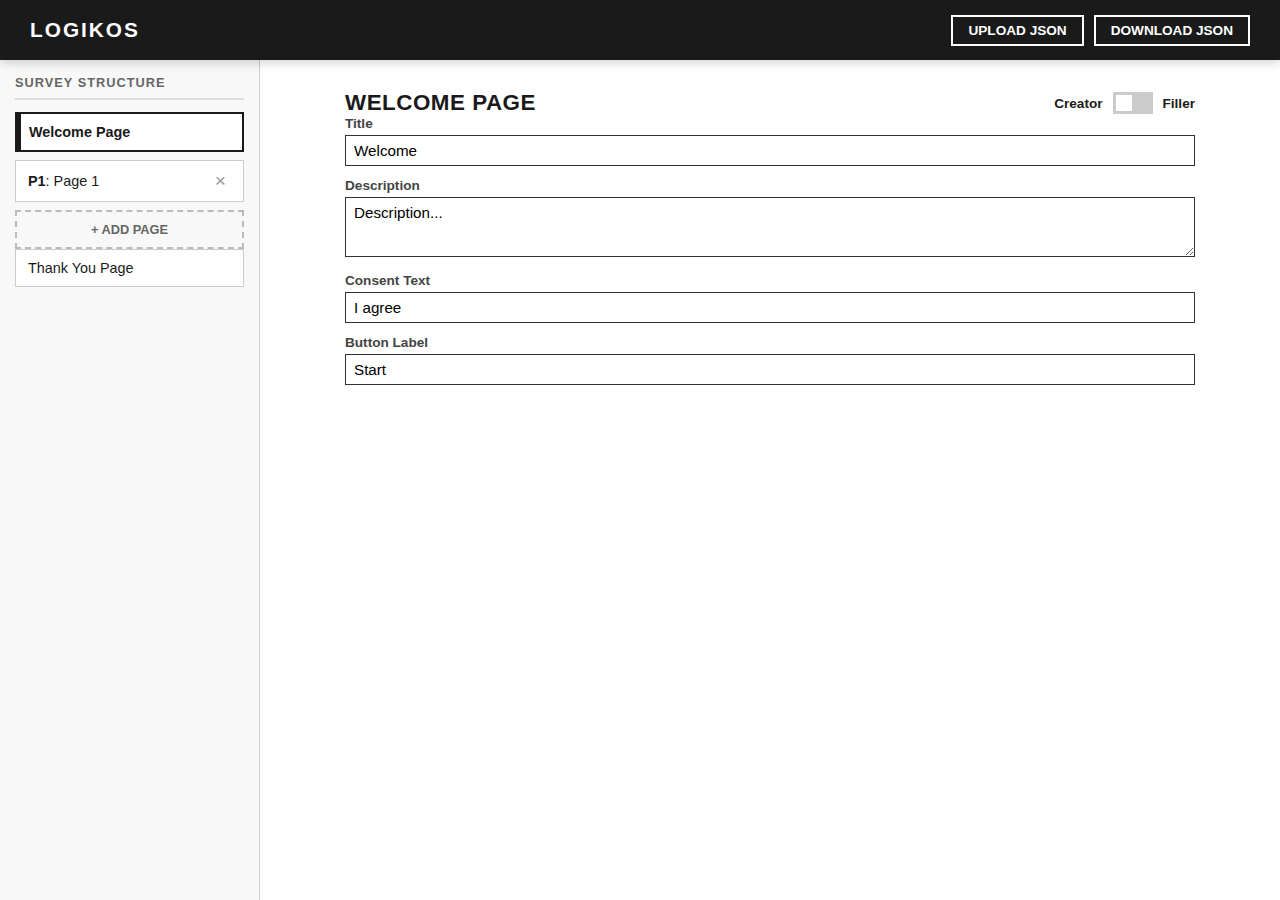
<file: survey/creator.html>
<!DOCTYPE html>
<html lang="en">

<head>
    <meta charset="UTF-8">
    <meta name="viewport" content="width=device-width, initial-scale=1.0">
    <title>Logikos | Survey Creator</title>
    <style>
        /* ========================================
           1. LOGIKOS CORE THEME
           ======================================== */
        * {
            box-sizing: border-box;
        }

        body {
            font-family: 'Segoe UI', Tahoma, Geneva, Verdana, sans-serif;
            margin: 0;
            display: flex;
            flex-direction: column;
            height: 100vh;
            background-color: #f4f4f4;
            color: #1a1a1a;
            overflow: hidden;
        }

        /* HEADER */
        header {
            height: 60px;
            background-color: #1a1a1a;
            color: white;
            display: flex;
            justify-content: space-between;
            align-items: center;
            padding: 0 30px;
            z-index: 1000;
            box-shadow: 0 2px 10px rgba(0, 0, 0, 0.2);
            flex-shrink: 0;
        }

        .brand {
            font-size: 1.3rem;
            font-weight: 800;
            letter-spacing: 2px;
            text-transform: uppercase;
        }

        .header-actions {
            display: flex;
            gap: 10px;
        }

        /* BUTTONS (Global) */
        .btn-box {
            padding: 6px 15px;
            border: 2px solid #1a1a1a;
            background: #ffffff;
            color: #1a1a1a;
            font-weight: 700;
            font-size: 0.85rem;
            text-transform: uppercase;
            cursor: pointer;
            transition: all 0.1s ease;
            user-select: none;
        }

        .btn-box.inverted {
            border: 2px solid #ffffff;
            background: #1a1a1a;
            color: #ffffff;
        }

        .btn-box.inverted:hover {
            background: #333;
        }

        .btn-box:hover {
            background: #f2f2f2;
        }

        .btn-box:active {
            transform: translateY(2px);
        }

        /* =========================================
           2. APP LAYOUT
           ========================================= */
        .app-container {
            display: flex;
            flex: 1;
            height: calc(100vh - 60px);
            overflow: hidden;
        }

        /* SIDEBAR */
        .sidebar {
            width: 260px;
            background-color: #f8f8f8;
            border-right: 1px solid #ccc;
            display: flex;
            flex-direction: column;
            padding: 15px;
            overflow-y: auto;
        }

        .sidebar h3 {
            margin-top: 0;
            font-size: 0.8rem;
            color: #666;
            text-transform: uppercase;
            letter-spacing: 1px;
            border-bottom: 2px solid #ddd;
            padding-bottom: 8px;
            margin-bottom: 12px;
        }

        .page-card {
            background: #fff;
            border: 1px solid #ccc;
            padding: 10px 12px;
            margin-bottom: 8px;
            cursor: pointer;
            display: flex;
            justify-content: space-between;
            align-items: center;
            transition: 0.2s;
            position: relative;
            font-size: 0.9rem;
        }

        .page-card:hover {
            border-color: #1a1a1a;
        }

        .page-card.active {
            border: 2px solid #1a1a1a;
            background: #fff;
            font-weight: 700;
        }

        .page-card.active::before {
            content: '';
            position: absolute;
            left: 0;
            top: 0;
            bottom: 0;
            width: 4px;
            background: #1a1a1a;
        }

        .btn-del-page {
            font-size: 1.2rem;
            line-height: 0.5;
            color: #999;
            cursor: pointer;
            padding: 5px;
        }

        .btn-del-page:hover {
            color: #d9534f;
        }

        .add-page-btn {
            text-align: center;
            padding: 10px;
            border: 2px dashed #bbb;
            color: #666;
            cursor: pointer;
            margin-top: 5px;
            font-weight: 700;
            text-transform: uppercase;
            font-size: 0.8rem;
        }

        .add-page-btn:hover {
            border-color: #1a1a1a;
            color: #1a1a1a;
            background: #fff;
        }

        /* EDITOR AREA */
        .main-content {
            flex: 1;
            padding: 30px;
            overflow-y: auto;
            background-color: #ffffff;
        }

        .editor-section {
            max-width: 850px;
            margin: 0 auto;
            padding-bottom: 100px;
        }

        h2 {
            margin: 0;
            font-size: 1.4rem;
            color: #1a1a1a;
            text-transform: uppercase;
            letter-spacing: 0.5px;
        }

        /* =========================================
           3. INPUTS (COMPACT & DARKER)
           ========================================= */
        .input-group {
            margin-bottom: 12px;
        }

        .lbl {
            display: block;
            margin-bottom: 4px;
            font-weight: 700;
            font-size: 0.85rem;
            color: #444;
        }

        .input-text {
            width: 100%;
            padding: 6px 8px;
            border: 1px solid #333;
            border-radius: 0;
            font-size: 0.95rem;
            font-family: inherit;
            transition: 0.2s;
            background: #fff;
            height: auto;
        }

        .input-text:focus {
            outline: none;
            border-color: #000;
            border-width: 1px;
            background: #fafafa;
        }

        textarea.input-text {
            resize: vertical;
            min-height: 60px;
        }

        /* TOGGLE SWITCH */
        .toggle-wrapper {
            display: flex;
            align-items: center;
            gap: 10px;
            font-weight: 700;
            font-size: 0.85rem;
        }

        .switch {
            position: relative;
            display: inline-block;
            width: 40px;
            height: 22px;
        }

        .switch input {
            opacity: 0;
            width: 0;
            height: 0;
        }

        .slider {
            position: absolute;
            cursor: pointer;
            top: 0;
            left: 0;
            right: 0;
            bottom: 0;
            background-color: #ccc;
            transition: .2s;
        }

        .slider:before {
            position: absolute;
            content: "";
            height: 16px;
            width: 16px;
            left: 3px;
            bottom: 3px;
            background-color: white;
            transition: .2s;
        }

        input:checked+.slider {
            background-color: #1a1a1a;
        }

        input:checked+.slider:before {
            transform: translateX(18px);
        }

        /* Tiny Toggle for Options */
        .switch-sm {
            width: 34px;
            height: 18px;
        }

        .switch-sm .slider:before {
            height: 12px;
            width: 12px;
            left: 3px;
            bottom: 3px;
        }

        .switch-sm input:checked+.slider:before {
            transform: translateX(16px);
        }

        .toggle-label {
            font-size: 0.85rem;
            font-weight: 600;
            color: #555;
            margin-right: 8px;
        }

        /* =========================================
           4. QUESTIONS & ACTION AREA
           ========================================= */
        .q-list {
            margin-top: 25px;
        }

        .q-card {
            background: #fff;
            border: 1px solid #ccc;
            padding: 15px;
            margin-bottom: 15px;
            position: relative;
            box-shadow: 0 1px 3px rgba(0, 0, 0, 0.08);
        }

        .q-header {
            display: flex;
            justify-content: space-between;
            align-items: center;
            margin-bottom: 10px;
            padding-bottom: 8px;
            border-bottom: 1px solid #e0e0e0;
        }

        .badge {
            background: #000;
            color: white;
            padding: 6px 12px;
            font-size: 0.9rem;
            font-weight: 800;
            text-transform: uppercase;
            line-height: 1.2;
            display: inline-block;
        }

        .btn-small {
            background: transparent;
            border: 1px solid #999;
            padding: 4px 10px;
            cursor: pointer;
            font-weight: 700;
            color: #555;
            font-size: 0.8rem;
        }

        .btn-small:hover {
            border-color: #000;
            color: #000;
        }

        .btn-del-q {
            background: #d9534f;
            color: white;
            border: none;
            padding: 6px 12px;
            font-weight: 700;
            font-size: 0.9rem;
            cursor: pointer;
            margin-left: 5px;
            line-height: 1.2;
            display: inline-block;
        }

        .btn-del-q:hover {
            background: #c9302c;
        }

        /* ADD AREA STYLES */
        .add-q-area {
            margin-top: 30px;
            padding: 20px;
            background: #f1f1f1;
            border: 1px solid #ccc;
            display: flex;
            flex-direction: column;
            gap: 10px;
        }

        .action-row {
            display: flex;
            gap: 10px;
            justify-content: center;
            align-items: stretch;
        }

        optgroup {
            font-weight: bold;
            color: #000;
            background: #ddd;
        }

        option {
            padding: 5px;
            color: #333;
            background: #fff;
        }

        .type-select {
            padding: 0 12px;
            border: 2px solid #333;
            font-size: 0.9rem;
            border-radius: 0;
            height: 40px;
            background: white;
            flex: 1;
            max-width: 250px;
            font-weight: 600;
        }

        .btn-action,
        .btn-secondary {
            background: #1a1a1a;
            color: white;
            border: 2px solid #1a1a1a;
            padding: 0 20px;
            height: 40px;
            font-weight: 700;
            text-transform: uppercase;
            cursor: pointer;
            font-size: 0.85rem;
            transition: 0.1s;
        }

        .btn-action:hover,
        .btn-secondary:hover {
            background: #333;
            border-color: #333;
        }

        .btn-action:active {
            transform: translateY(1px);
        }

        /* =========================================
           5. ENGINE PREVIEW & RATING STYLES
           ========================================= */
        #enginePreviewContainer {
            border: 2px solid #eee;
            padding: 0;
            margin-top: 20px;
        }

        .engine-page {
            max-width: 100%;
            background: white;
            padding: 30px;
        }

        .engine-page h1,
        .engine-page h2 {
            margin-top: 0;
            border-bottom: 2px solid #000;
            padding-bottom: 10px;
            margin-bottom: 15px;
        }

        .desc {
            color: #555;
            font-style: italic;
            margin-bottom: 25px;
        }

        .engine-q-block {
            margin-bottom: 25px;
            padding-bottom: 15px;
            border-bottom: 1px solid #eee;
        }

        .q-text {
            font-weight: 700;
            font-size: 1.05rem;
            color: #000;
            margin-bottom: 8px;
            display: block;
        }

        .eng-input {
            width: 100%;
            padding: 8px;
            border: 1px solid #999;
            border-radius: 0;
            font-size: 0.95rem;
            margin-top: 5px;
        }

        .eng-input:focus {
            border-color: #000;
            outline: none;
        }

        .eng-opt-row {
            display: flex;
            align-items: center;
            gap: 10px;
            padding: 8px;
            cursor: pointer;
            border: 1px solid transparent;
            transition: 0.1s;
        }

        .eng-opt-row:hover {
            background: #f5f5f5;
            border-color: #ddd;
        }

        .eng-opt-row input {
            accent-color: #000;
            transform: scale(1.1);
        }

        .eng-bubble-opt {
            display: inline-block;
            padding: 8px 16px;
            margin: 0 6px 6px 0;
            border: 1px solid #999;
            cursor: pointer;
            color: #333;
            background: white;
            font-weight: 600;
            font-size: 0.9rem;
        }

        .eng-bubble-opt:hover {
            border-color: #000;
            color: #000;
        }

        .eng-bubble-opt.active {
            background: #000;
            color: white;
            border-color: #000;
        }

        /* STANDARD RATING (BOXES) */
        .eng-rating-box {
            width: 40px;
            height: 40px;
            display: flex;
            align-items: center;
            justify-content: center;
            border: 2px solid #ccc;
            font-weight: bold;
            color: #555;
            cursor: pointer;
            transition: all 0.1s;
        }

        .eng-rating-box:hover {
            border-color: #000;
            color: #000;
        }

        /* HORIZONTAL STEPPER RATING (NEW) */
        .rating-horizontal-container {
            display: flex;
            justify-content: space-between;
            position: relative;
            padding-top: 15px;
            margin-top: 20px;
        }

        /* The horizontal line */
        .rating-line {
            position: absolute;
            top: 27px;
            /* Aligned with center of circle */
            left: 20px;
            right: 20px;
            height: 2px;
            background: #ccc;
            z-index: 0;
        }

        .rating-step {
            display: flex;
            flex-direction: column;
            align-items: center;
            position: relative;
            cursor: pointer;
            z-index: 1;
            /* Above line */
            flex: 1;
        }

        .rating-circle {
            width: 24px;
            height: 24px;
            border: 2px solid #555;
            border-radius: 50%;
            background: #fff;
            transition: 0.2s;
            margin-bottom: 10px;
        }

        .rating-label {
            font-size: 0.85rem;
            color: #555;
            font-weight: 600;
            text-align: center;
        }

        /* Active State */
        .rating-step:hover .rating-circle {
            border-color: #000;
            transform: scale(1.1);
        }

        .rating-step.active .rating-circle {
            background: #000;
            border-color: #000;
            box-shadow: 0 0 0 3px rgba(0, 0, 0, 0.1);
        }

        .rating-step.active .rating-label {
            color: #000;
            font-weight: 800;
        }

        .btn-start,
        .btn-primary {
            background: #000;
            color: white;
            border: 2px solid #000;
            padding: 12px 30px;
            font-size: 1rem;
            margin-top: 15px;
            font-weight: 700;
            text-transform: uppercase;
            cursor: pointer;
        }

        .btn-start:hover,
        .btn-primary:hover {
            background: #333;
        }
    </style>
</head>

<body>
    <header>
        <div class="brand">LOGIKOS</div>
        <div class="header-actions">
            <input type="file" id="fileInput" hidden>
            <button class="btn-box inverted" onclick="app.handleUpload()">Upload JSON</button>
            <button class="btn-box inverted" onclick="app.downloadJSON()">Download JSON</button>
        </div>
    </header>

    <div class="app-container">
        <div class="sidebar">
            <h3>Survey Structure</h3>
            <div id="pageList"></div>
        </div>
        <div class="main-content">
            <div id="editorCanvas"></div>
        </div>
    </div>
    <script src="engine.js"></script>
    <script src="creator.js"></script>
</body>

</html>
</file>
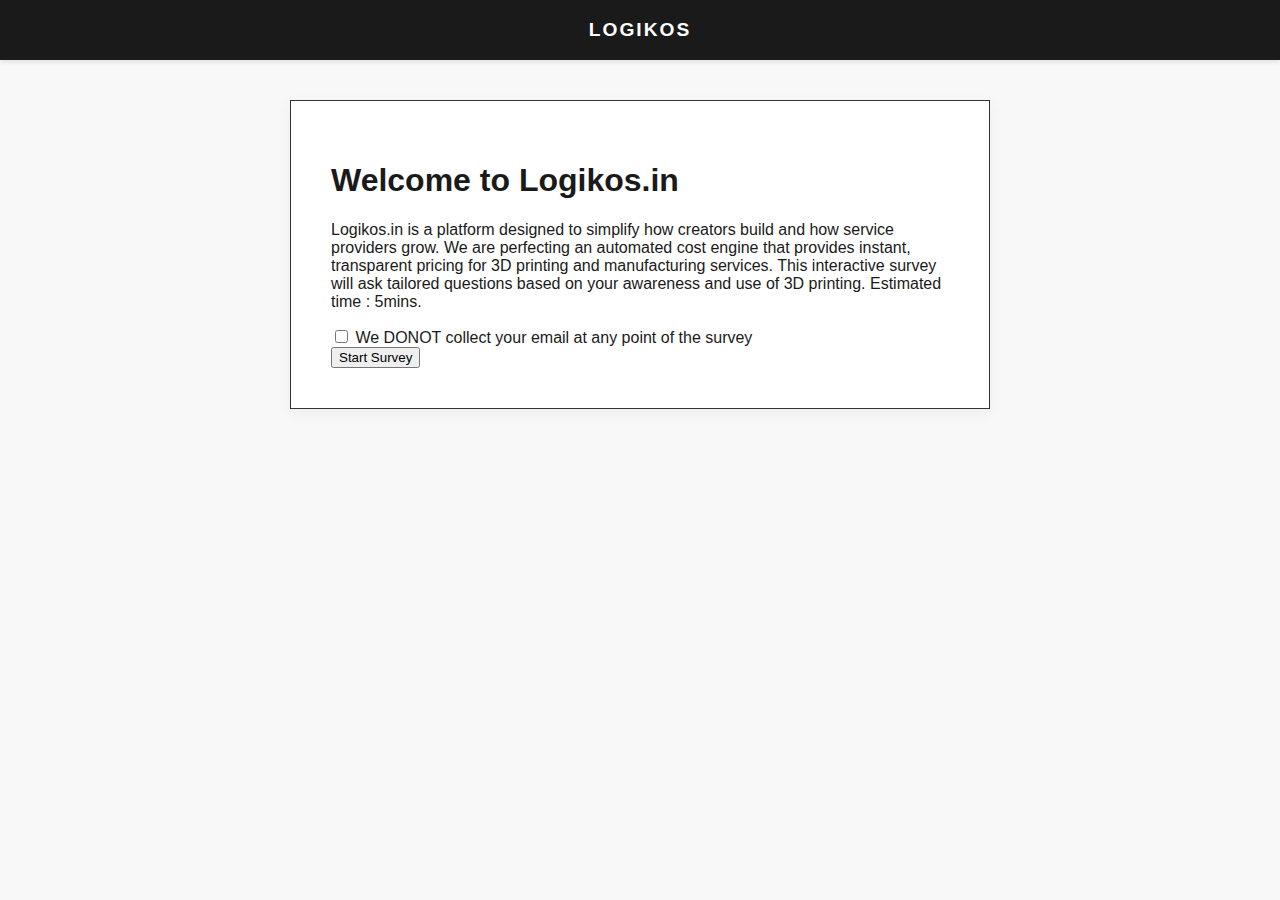
<file: survey/Survey1.html>
<!DOCTYPE html>
<html lang="en">
<head>
    <meta charset="UTF-8">
    <meta name="viewport" content="width=device-width, initial-scale=1.0">
    <title>Logikos Market Survey</title>
    <style>
        /* 1. CORE THEME & LAYOUT */
        body { 
            font-family: 'Segoe UI', Tahoma, Geneva, Verdana, sans-serif; 
            margin: 0; 
            background-color: #f8f8f8; 
            color: #1a1a1a; 
            display: flex; 
            flex-direction: column; 
            align-items: center; 
            min-height: 100vh; 
        }
        header { 
            width: 100%; 
            height: 60px; 
            background-color: #1a1a1a; 
            color: white; 
            display: flex; 
            justify-content: center; 
            align-items: center; 
            box-shadow: 0 2px 5px rgba(0,0,0,0.1); 
        }
        .brand { font-size: 1.2rem; font-weight: 800; letter-spacing: 2px; text-transform: uppercase; }
        
        #surveyContainer { width: 100%; max-width: 700px; margin: 40px 20px; }

        /* 2. ENGINE COMPONENT STYLES (COMPACT LOGIKOS STYLE) */
        .engine-page { background: white; padding: 40px; border: 1px solid #333; box-shadow: 0 4px 15px rgba(0,0,0,0.05); }
        .engine-q-block { margin-bottom: 20px; padding-bottom: 15px; border-bottom: 1px solid #eee; }
        .q-text { font-weight: 700; font-size: 1.05rem; color: #000; margin-bottom: 8px; display: block;}
        
        /* INPUT BOXES WITH BLACK BORDER */
        .eng-input { width: 100%; padding: 8px; border: 1px solid #000; border-radius: 0; font-size: 0.95rem; }
        
        /* 3. HORIZONTAL STEPPER RATING (AS PER SKETCH) */
        
        .rating-horizontal-container {
            display: flex;
            justify-content: space-between;
            position: relative;
            padding-top: 15px;
            margin-top: 20px;
        }
        /* The horizontal line connecting the circles */
        .rating-line {
            position: absolute;
            top: 27px; 
            left: 30px;
            right: 30px;
            height: 2px;
            background: #ccc;
            z-index: 0;
        }
        .rating-step {
            display: flex;
            flex-direction: column;
            align-items: center;
            position: relative;
            cursor: pointer;
            z-index: 1;
            flex: 1;
        }
        .rating-circle {
            width: 24px;
            height: 24px;
            border: 2px solid #555;
            border-radius: 50%;
            background: #fff;
            transition: 0.2s;
            margin-bottom: 10px;
        }
        .rating-label { font-size: 0.85rem; color: #555; font-weight: 600; text-align: center; }
        
        /* Active State for selected rating */
        .rating-step.active .rating-circle {
            background: #000;
            border-color: #000;
            box-shadow: 0 0 0 3px rgba(0,0,0,0.1);
        }
        .rating-step.active .rating-label { color: #000; font-weight: 800; }

        /* BUBBLE OPTIONS & NAVIGATION */
        .eng-bubble-opt { display: inline-block; padding: 8px 16px; margin: 0 6px 6px 0; border: 1px solid #000; cursor: pointer; background: white; font-weight: 600; }
        .eng-bubble-opt.active { background: #000; color: white; }
        .btn-primary { background: #000; color: white; border: none; padding: 12px 30px; font-weight: 700; text-transform: uppercase; cursor: pointer; margin-top: 15px; }
        .btn-secondary { background: transparent; color: #555; border: 1px solid #ccc; padding: 12px 30px; font-weight: 700; text-transform: uppercase; cursor: pointer; margin-right: 10px; }
        
        @media (max-width: 600px) { .engine-page { padding: 20px; } }
        #loading { margin-top: 50px; font-weight: bold; color: #666; text-align: center; }
    </style>
</head>
<body>

    <header>
        <div class="brand">LOGIKOS</div>
    </header>

    <div id="surveyContainer">
        <div id="loading">Loading Survey Logic...</div>
    </div>

    <script src="engine.js"></script>

    <script>
        // 2. EMBEDDED SURVEY DATA (Verbatim from Survey.txt)
        const surveyData = {
          "project_title": "Logikos Market Survey",
          "page_welcome": {
            "title": "Welcome to Logikos.in",
            "description": "Logikos.in is a platform designed to simplify how creators build and how service providers grow. We are perfecting an automated cost engine that provides instant, transparent pricing for 3D printing and manufacturing services. This interactive survey will ask tailored questions based on your awareness and use of 3D printing. Estimated time : 5mins.",
            "consent": "We DONOT collect your email at any point of the survey",
            "next_page_btn": "Start Survey"
          },
          "pages_survey": [
            {
              "page_id": "p1",
              "page_title": "General Information",
              "page_desc": "Please provide some general details.",
              "questions": [
                { "question_id": "Q1", "type": "MCQ_1", "question_text": "How did you hear about our platform?", "required": true, "options": ["Referral", "Social Media", "Ads"], "option_qty": 3, "other_input": true },
                { "question_id": "Q2", "type": "Gate_Q", "question_text": "Which category best describes you", "required": true, "gate_type": "JUMP", "options": ["Student/Researcher", "Professional (Designer/Engineer/Architect)", "Hobbyist/DIYer", "Startup/Business Owner", "Other"], "option_qty": 5, "actions": { "Student/Researcher": { "type": "JUMP", "target": "p2" }, "Professional (Designer/Engineer/Architect)": { "type": "JUMP", "target": "p3" }, "Hobbyist/DIYer": { "type": "JUMP", "target": "p4" }, "Startup/Business Owner": { "type": "JUMP", "target": "p5" }, "Other": { "type": "JUMP", "target": "THANK_YOU" } } },
                { "question_id": "Q3", "type": "MCQ_1", "question_text": "Where are you located", "required": true, "options": ["Ahmedabad/Surat/Vadodara/Rajkot", "Other places in Gujarat", "Outside Gujarat", "Outside India"], "option_qty": 4 },
                { "question_id": "Q4", "type": "MCQ_1", "question_text": "Have you used 3D printing/prototyping or machining services before?", "required": true, "options": ["Yes", "No"], "option_qty": 2 },
                { "question_id": "Q5", "type": "MCQ_Multi", "question_text": "What purposes do you need 3D printed parts for?", "required": true, "options": ["Academic projects", "Professional projects", "Personalized gifting", "Decor", "Toys/Entertainment", "Repair work"], "option_qty": 6, "other_input": true },
                { "question_id": "Q6", "type": "MCQ_Multi", "question_text": "What type of Activities do you engage in or would like to engage in to fulfil the above purpose?", "required": true, "options": ["Product Design", "STEM Education", "Product development", "Customized gifting", "Outsourcing 3D printing", "Inhouse 3D printing", "Bulk Gifting", "Customized gifting", "Electronic part mounting", "RC Hobby", "Drones", "Product Development", "Automation", "Testing", "Prototyping", "Enclosure design", "Tools/Fixtures", "Lighting/Lamps", "3D Model generation/modification/download", "Online downloads/purchases (Thingiverse/Printables/Grab CAD/Etsy,etc)"], "option_qty": 20 }
              ]
            },
            {
              "page_id": "p2", "page_title": "Student / Researcher", "page_desc": "Tailored questions for Students and Researchers.",
              "questions": [
                { "question_id": "Q7", "type": "MCQ_1", "question_text": "What are of Study/Research are you in volved in?", "required": true, "options": ["Engineering", "Design", "Arts", "Architecture", "Interior Design"], "option_qty": 5 },
                { "question_id": "Q8", "type": "MCQ_1", "question_text": "Do you use 3D modelling tools?", "required": true, "options": ["Yes", "No"], "option_qty": 2 },
                { "question_id": "Q9", "type": "MCQ_1", "question_text": "How often do you source parts online?", "required": true, "options": ["Never", "Rarely", "Monthly", "Frequently"], "option_qty": 4 },
                { "question_id": "Q10", "type": "MCQ_1", "question_text": "How do you estimate cost of project?", "required": true, "options": ["Readily available price list from sellers", "Cost estimation through detailed manual calculation", "Online Cost calculators", "Consult an expert"], "option_qty": 4 },
                { "question_id": "Q11", "type": "MCQ_1", "question_text": "Do you compare multiple suppliers before ordering?", "required": true, "options": ["Yes", "No"], "option_qty": 2 },
                { "question_id": "Q12", "type": "MCQ_1", "question_text": "What influences decisions most?", "required": true, "options": ["Price", "Speed", "Quality", "Reliability"], "option_qty": 4, "other_input": true },
                { "question_id": "Q13", "type": "MCQ_1", "question_text": "Would bulk discounts motivate repeat orders?", "required": true, "options": ["Yes", "No"], "option_qty": 2 },
                { "question_id": "Q14", "type": "MCQ_1", "question_text": "Do you want to receive customer leads for design/engineering/3d-printing services?", "required": true, "options": ["Yes", "No"], "option_qty": 2 },
                { "question_id": "Q15", "type": "MCQ_1", "question_text": "Would you be interested in personalised tutorials or design insights in the form of blogs/videos/newsletters/consultations?", "required": true, "options": ["Yes", "No"], "option_qty": 2 }
              ]
            },
            {
              "page_id": "p3", "page_title": "Professional", "page_desc": "Questions for Designers, Engineers, and Architects.",
              "questions": [
                { "question_id": "Q16", "type": "MCQ_1", "question_text": "What type of work are you involved in?", "required": true, "options": ["Product/Part design", "Architecture & Interior Design", "Manufacturing", "Art project"], "option_qty": 4 },
                { "question_id": "Q17", "type": "MCQ_1", "question_text": "What stage of the business cycle are your projects usually in?", "required": true, "options": ["Concept", "Prototype", "Testing", "Production"], "option_qty": 4 },
                { "question_id": "Q18", "type": "MCQ_1", "question_text": "Do you require tight tolerances in your parts?", "required": true, "options": ["Yes", "No"], "option_qty": 2 },
                { "question_id": "Q19", "type": "MCQ_Multi", "question_text": "How do you develop design guidelines?", "required": true, "options": ["CAD software", "3D Models", "AI tools for image/model generation", "Drawings"], "option_qty": 4 },
                { "question_id": "Q20", "type": "MCQ_1", "question_text": "How often do you source parts online?", "required": true, "options": ["Never", "Rarely", "Monthly", "Frequently"], "option_qty": 4 },
                { "question_id": "Q21", "type": "MCQ_Multi", "question_text": "How do you estimate cost of project?", "required": true, "options": ["Readily available price list from sellers", "Cost estimation through detailed manual calculation", "Online Cost calculators", "Consult an expert"], "option_qty": 4 },
                { "question_id": "Q22", "type": "MCQ_1", "question_text": "Do you compare multiple suppliers before ordering?", "required": true, "options": ["Yes", "No"], "option_qty": 2 },
                { "question_id": "Q23", "type": "MCQ_1", "question_text": "Would you be interested in personalised tutorials or design insights in the form of blogs/videos/newsletters/consultations?", "required": true, "options": ["Yes", "No"], "option_qty": 2 }
              ]
            },
            {
              "page_id": "p4", "page_title": "Hobbyist / DIYers", "page_desc": "Tailored questions for Hobbyists.",
              "questions": [
                { "question_id": "Q24", "type": "MCQ_Multi", "question_text": "What type of projects do you work on", "required": true, "options": ["Prototypes", "Art", "Gadgets", "Lighting", "Mountings", "Mechanisms", "Drones", "RC vehicles"], "option_qty": 8, "other_input": true },
                { "question_id": "Q25", "type": "MCQ_Multi", "question_text": "How do you develop concepts?", "required": true, "options": ["CAD software", "3D Models", "AI tools for image/model generation", "Drawings"], "option_qty": 4 },
                { "question_id": "Q26", "type": "MCQ_1", "question_text": "How often do you source parts online?", "required": true, "options": ["Never", "Rarely", "Monthly", "Frequently"], "option_qty": 4 },
                { "question_id": "Q27", "type": "MCQ_Multi", "question_text": "How do you estimate cost of project?", "required": true, "options": ["Readily available price list from sellers", "Cost estimation through detailed manual calculation", "Online Cost calculators", "Consult an expert"], "option_qty": 4 },
                { "question_id": "Q28", "type": "MCQ_1", "question_text": "Do you compare multiple suppliers before ordering?", "required": true, "options": ["Yes", "No"], "option_qty": 2 },
                { "question_id": "Q29", "type": "MCQ_1", "question_text": "Would you be interested in personalised tutorials or design insights in the form of blogs/videos/newsletters/consultations?", "required": true, "options": ["Yes", "No"], "option_qty": 2 }
              ]
            },
            {
              "page_id": "p5", "page_title": "Start-up / Business Owner", "page_desc": "Tailored questions for Business Owners.",
              "questions": [
                { "question_id": "Q30", "type": "MCQ_1", "question_text": "Are you developing a new product?", "required": true, "options": ["Yes", "No"], "option_qty": 2 },
                { "question_id": "Q31", "type": "MCQ_Multi", "question_text": "How do you develop concepts?", "required": true, "options": ["CAD software", "3D Models", "AI tools for image/model generation", "Drawings"], "option_qty": 4 },
                { "question_id": "Q32", "type": "MCQ_1", "question_text": "How often do you source parts online?", "required": true, "options": ["Never", "Rarely", "Monthly", "Frequently"], "option_qty": 4 },
                { "question_id": "Q33", "type": "MCQ_Multi", "question_text": "How do you estimate cost of project?", "required": true, "options": ["Readily available price list from sellers", "Cost estimation through detailed manual calculation", "Online Cost calculators", "Consult an expert"], "option_qty": 4 },
                { "question_id": "Q34", "type": "MCQ_1", "question_text": "Do you compare multiple suppliers before ordering?", "required": true, "options": ["Yes", "No"], "option_qty": 2 },
                { "question_id": "Q35", "type": "MCQ_1", "question_text": "What influences decisions most?", "required": true, "options": ["Price", "Speed", "Quality", "Reliability"], "option_qty": 4, "other_input": true },
                { "question_id": "Q36", "type": "MCQ_1", "question_text": "Would bulk discounts motivate repeat orders?", "required": true, "options": ["Yes", "No"], "option_qty": 2 },
                { "question_id": "Q37", "type": "MCQ_1", "question_text": "Do you want to receive customer leads for design/engineering/3d-printing services?", "required": true, "options": ["Yes", "No"], "option_qty": 2 },
                { "question_id": "Q38", "type": "MCQ_1", "question_text": "Would you be interested in personalised tutorials or design insights in the form of blogs/videos/newsletters/consultations?", "required": true, "options": ["Yes", "No"], "option_qty": 2 }
              ]
            }
          ],
          "page_thankyou": {
            "title": "Thank You",
            "end_note": "Thank you for completing the survey. Your feedback is valuable to Logikos.in.",
            "redirect_url": ""
          }
        };

        // 3. Initialize Engine
        try {
            if (typeof SurveyEngine === 'undefined') {
                throw new Error("engine.js not loaded. Ensure engine.js is in the same folder as this file.");
            }
            window.engine = new SurveyEngine(surveyData, 'surveyContainer');
            window.engine.render();
        } catch (err) {
            document.getElementById('loading').innerHTML = `<p style="color:red; text-align:center;">Error: ${err.message}</p>`;
            console.error(err);
        }
    </script>

</body>
</html>
</file>
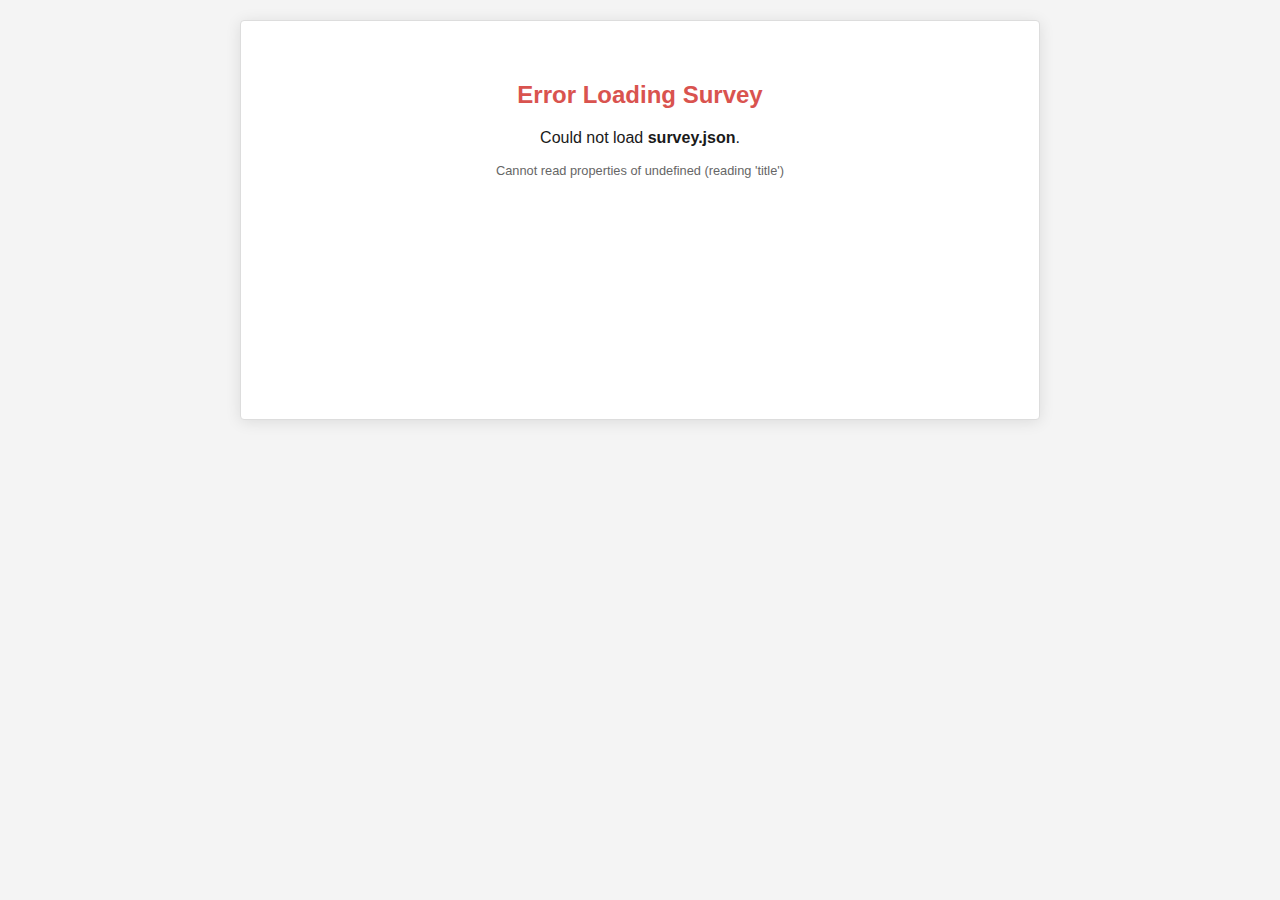
<file: survey/Survey_1.html>
<!DOCTYPE html>
<html lang="en">

<head>
    <meta charset="UTF-8">
    <meta name="viewport" content="width=device-width, initial-scale=1.0">
    <title>Logikos Survey</title>
    <style>
        /* ========================================
           1. CORE STYLES (Cleaned for Participant View)
           ======================================== */
        * {
            box-sizing: border-box;
        }

        body {
            font-family: 'Segoe UI', Tahoma, Geneva, Verdana, sans-serif;
            margin: 0;
            background-color: #f4f4f4;
            color: #1a1a1a;
            display: flex;
            justify-content: center;
            align-items: flex-start;
            min-height: 100vh;
            padding: 20px;
        }

        /* The Main Card Container */
        #surveyContainer {
            width: 100%;
            max-width: 800px;
            background: white;
            box-shadow: 0 2px 15px rgba(0, 0, 0, 0.1);
            min-height: 400px;
            border-radius: 4px;
            overflow: hidden;
            border: 1px solid #ddd;
        }

        /* =========================================
           2. ENGINE STYLES (Copied from Creator)
           ========================================= */
        
        /* Page Layout */
        .engine-page {
            max-width: 100%;
            background: white;
            padding: 30px 40px;
        }

        .engine-page h1,
        .engine-page h2 {
            margin-top: 0;
            border-bottom: 2px solid #000;
            padding-bottom: 10px;
            margin-bottom: 20px;
            text-transform: uppercase;
            letter-spacing: 0.5px;
            font-size: 1.5rem;
        }

        .desc {
            color: #555;
            font-style: italic;
            margin-bottom: 30px;
            line-height: 1.5;
        }

        /* Question Blocks */
        .engine-q-block {
            margin-bottom: 25px;
            padding-bottom: 20px;
            border-bottom: 1px solid #f0f0f0;
        }

        .q-text {
            font-weight: 700;
            font-size: 1.05rem;
            color: #000;
            margin-bottom: 10px;
            display: block;
        }

        .q-desc {
            font-size: 0.9rem;
            color: #666;
            margin-bottom: 10px;
        }

        /* Inputs */
        .eng-input {
            width: 100%;
            padding: 10px;
            border: 1px solid #999;
            border-radius: 0;
            font-size: 1rem;
            margin-top: 5px;
            font-family: inherit;
        }

        .eng-input:focus {
            border-color: #000;
            outline: none;
        }

        textarea.eng-input {
            resize: vertical;
        }

        /* Standard Radio/Checkbox Rows */
        .eng-opt-row {
            display: flex;
            align-items: center;
            gap: 10px;
            padding: 10px 8px;
            cursor: pointer;
            border: 1px solid transparent;
            transition: 0.1s;
            margin-bottom: 4px;
        }

        .eng-opt-row:hover {
            background: #f5f5f5;
            border-color: #ddd;
        }

        .eng-opt-row input {
            accent-color: #000;
            transform: scale(1.1);
        }

        /* Bubble Variant Styles */
        .eng-bubble-opt {
            display: inline-block;
            padding: 8px 16px;
            margin: 0 6px 6px 0;
            border: 1px solid #999;
            cursor: pointer;
            color: #333;
            background: white;
            font-weight: 600;
            font-size: 0.9rem;
            transition: 0.1s;
        }

        .eng-bubble-opt:hover {
            border-color: #000;
            color: #000;
        }

        .eng-bubble-opt.active {
            background: #000;
            color: white;
            border-color: #000;
        }

        /* Numeric Rating Boxes */
        .eng-rating-box {
            width: 45px;
            height: 45px;
            display: flex;
            align-items: center;
            justify-content: center;
            border: 2px solid #ccc;
            font-weight: bold;
            color: #555;
            cursor: pointer;
            transition: all 0.1s;
            font-size: 1.1rem;
        }

        .eng-rating-box:hover {
            border-color: #000;
            color: #000;
            transform: translateY(-2px);
        }

        /* Horizontal Stepper Rating */
        .rating-horizontal-container {
            display: flex;
            justify-content: space-between;
            position: relative;
            padding-top: 15px;
            margin-top: 20px;
        }

        .rating-line {
            position: absolute;
            top: 27px;
            left: 20px;
            right: 20px;
            height: 2px;
            background: #ccc;
            z-index: 0;
        }

        .rating-step {
            display: flex;
            flex-direction: column;
            align-items: center;
            position: relative;
            cursor: pointer;
            z-index: 1;
            flex: 1;
        }

        .rating-circle {
            width: 24px;
            height: 24px;
            border: 2px solid #555;
            border-radius: 50%;
            background: #fff;
            transition: 0.2s;
            margin-bottom: 10px;
        }

        .rating-label {
            font-size: 0.85rem;
            color: #555;
            font-weight: 600;
            text-align: center;
        }

        .rating-step:hover .rating-circle {
            border-color: #000;
            transform: scale(1.1);
        }

        .rating-step.active .rating-circle {
            background: #000;
            border-color: #000;
            box-shadow: 0 0 0 3px rgba(0, 0, 0, 0.1);
        }

        .rating-step.active .rating-label {
            color: #000;
            font-weight: 800;
        }

        /* Navigation Buttons */
        .btn-start,
        .btn-primary {
            background: #000;
            color: white;
            border: 2px solid #000;
            padding: 12px 30px;
            font-size: 1rem;
            margin-top: 20px;
            font-weight: 700;
            text-transform: uppercase;
            cursor: pointer;
            transition: 0.2s;
        }

        .btn-start:hover,
        .btn-primary:hover {
            background: #333;
            border-color: #333;
        }

        .btn-secondary {
            background: white;
            color: #333;
            border: 2px solid #ccc;
            padding: 12px 25px;
            font-size: 1rem;
            margin-top: 20px;
            font-weight: 700;
            text-transform: uppercase;
            cursor: pointer;
            margin-right: 10px;
            transition: 0.2s;
        }

        .btn-secondary:hover {
            border-color: #000;
            color: #000;
        }

        .nav-area {
            display: flex;
            justify-content: flex-end;
            margin-top: 20px;
            padding-top: 20px;
            border-top: 1px solid #eee;
        }

        .consent-box {
            background: #f9f9f9;
            padding: 15px;
            border: 1px solid #ddd;
            margin-bottom: 20px;
            font-weight: 600;
        }
        
        /* Loader */
        .loader {
            padding: 50px;
            text-align: center;
            color: #666;
            font-weight: 600;
        }
    </style>
</head>

<body>
    <div id="surveyContainer">
        <div class="loader">Loading Survey...</div>
    </div>

    <script src="engine.js"></script>

    <script>
        // Use Fetch API to get the JSON file relative to this HTML file
        fetch('survey.json')
            .then(response => {
                if (!response.ok) {
                    throw new Error(`HTTP error! status: ${response.status}`);
                }
                return response.json();
            })
            .then(data => {
                // Initialize Engine with fetched data
                // The 'surveyContainer' ID matches the div above
                window.engine = new SurveyEngine(data, 'surveyContainer');
                
                // Render the initial state (Default is WELCOME page)
                window.engine.render();
            })
            .catch(error => {
                console.error('Error loading survey:', error);
                document.getElementById('surveyContainer').innerHTML = `
                    <div style="padding:40px; text-align:center;">
                        <h2 style="color:#d9534f">Error Loading Survey</h2>
                        <p>Could not load <b>survey.json</b>.</p>
                        <p style="font-size:0.8rem; color:#666;">${error.message}</p>
                    </div>`;
            });
    </script>
</body>

</html>
</file>
<file: css/main.css>
/*
</file>
<file: style.css>
body { font-family: 'Segoe UI', sans-serif; margin: 0; background: #f4f4f4; }
nav { background: #333; color: white; display: flex; justify-content: space-between; padding: 1rem 5%; align-items: center; }
nav ul { list-style: none; display: flex; }
nav ul li { margin-left: 20px; }
nav ul li a { color: white; text-decoration: none; }
.hero { background: #007bff; color: white; padding: 100px 5%; text-align: center; }
.btn { background: #ffc107; padding: 10px 20px; text-decoration: none; color: black; border-radius: 5px; }
.container { padding: 50px 5%; }
.card { background: white; padding: 20px; border-radius: 8px; box-shadow: 0 2px 10px rgba(0,0,0,0.1); margin-top: 20px; }
.product-grid { display: grid; grid-template-columns: repeat(auto-fit, minmax(250px, 1fr)); gap: 20px; padding: 50px 5%; }
.product-card { background: white; padding: 15px; text-align: center; border-radius: 8px; }
.product-card img { max-width: 100%; border-radius: 5px; }
</file>
